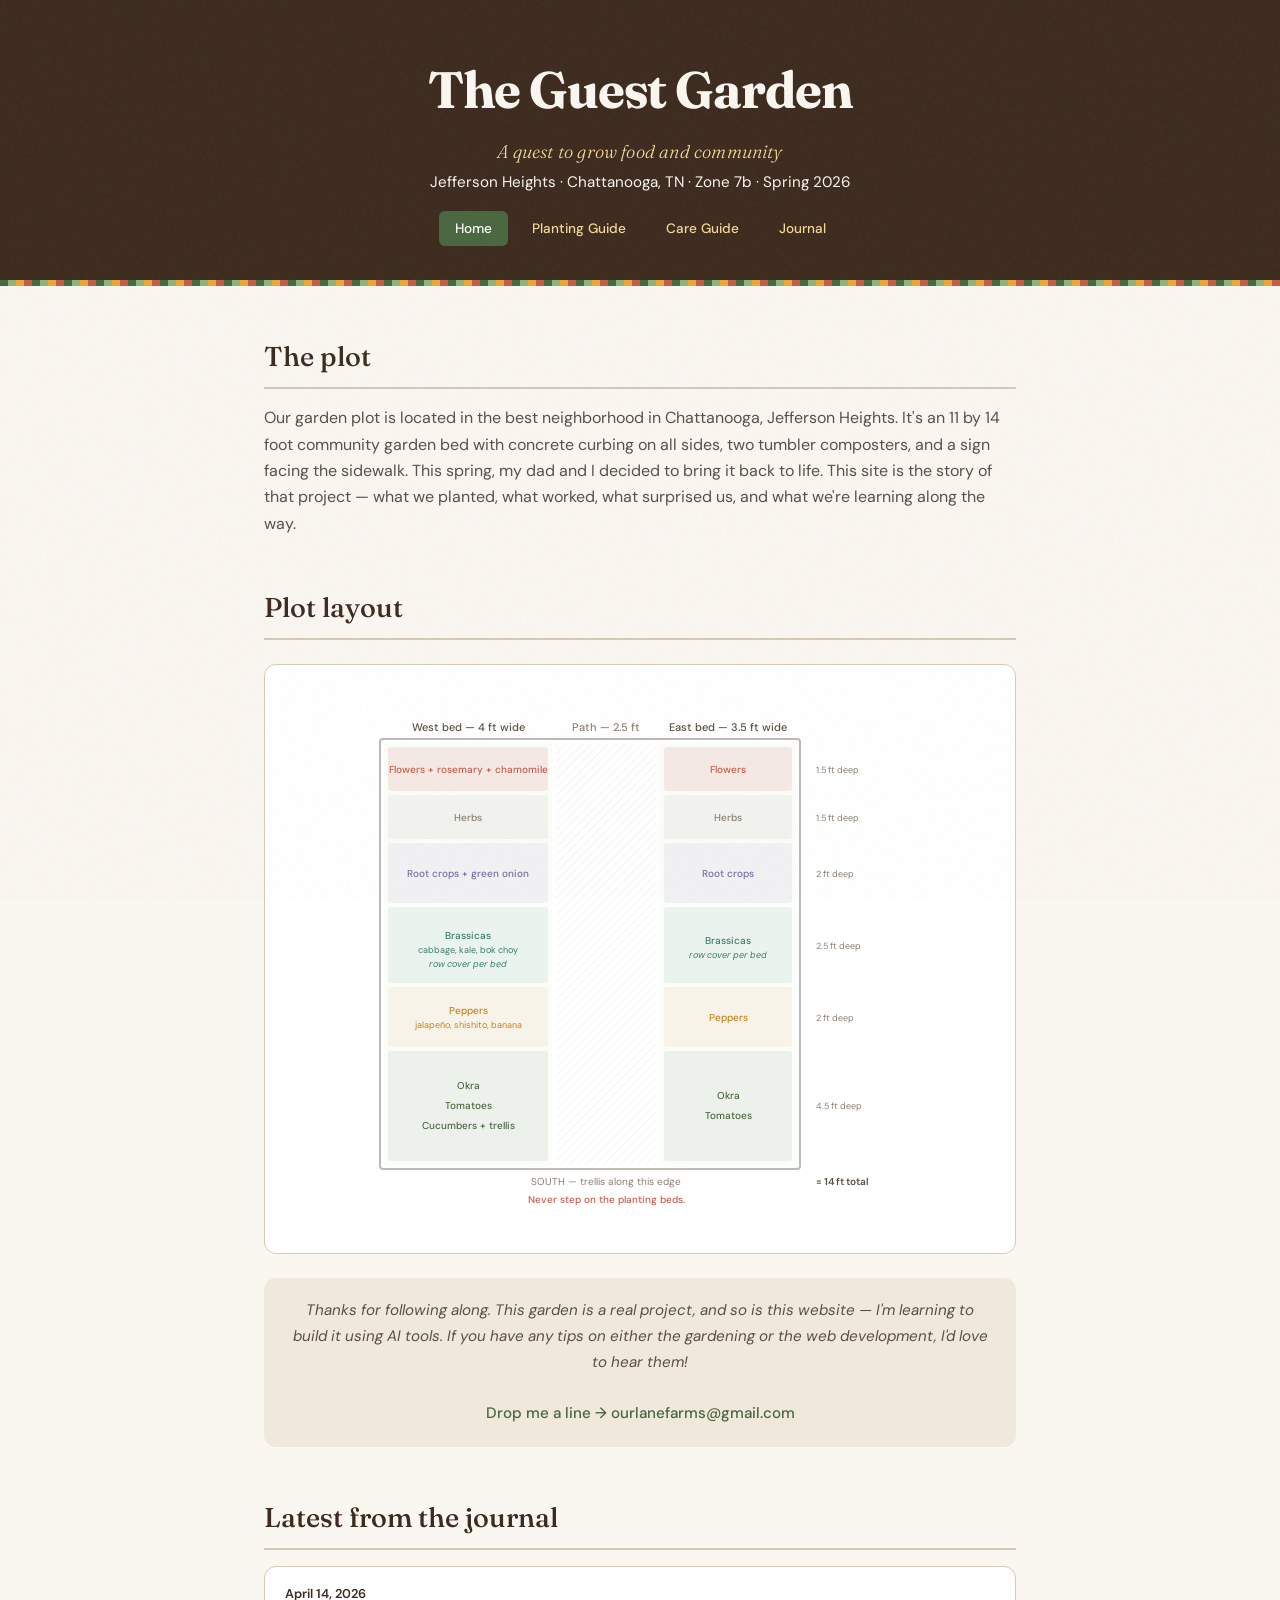
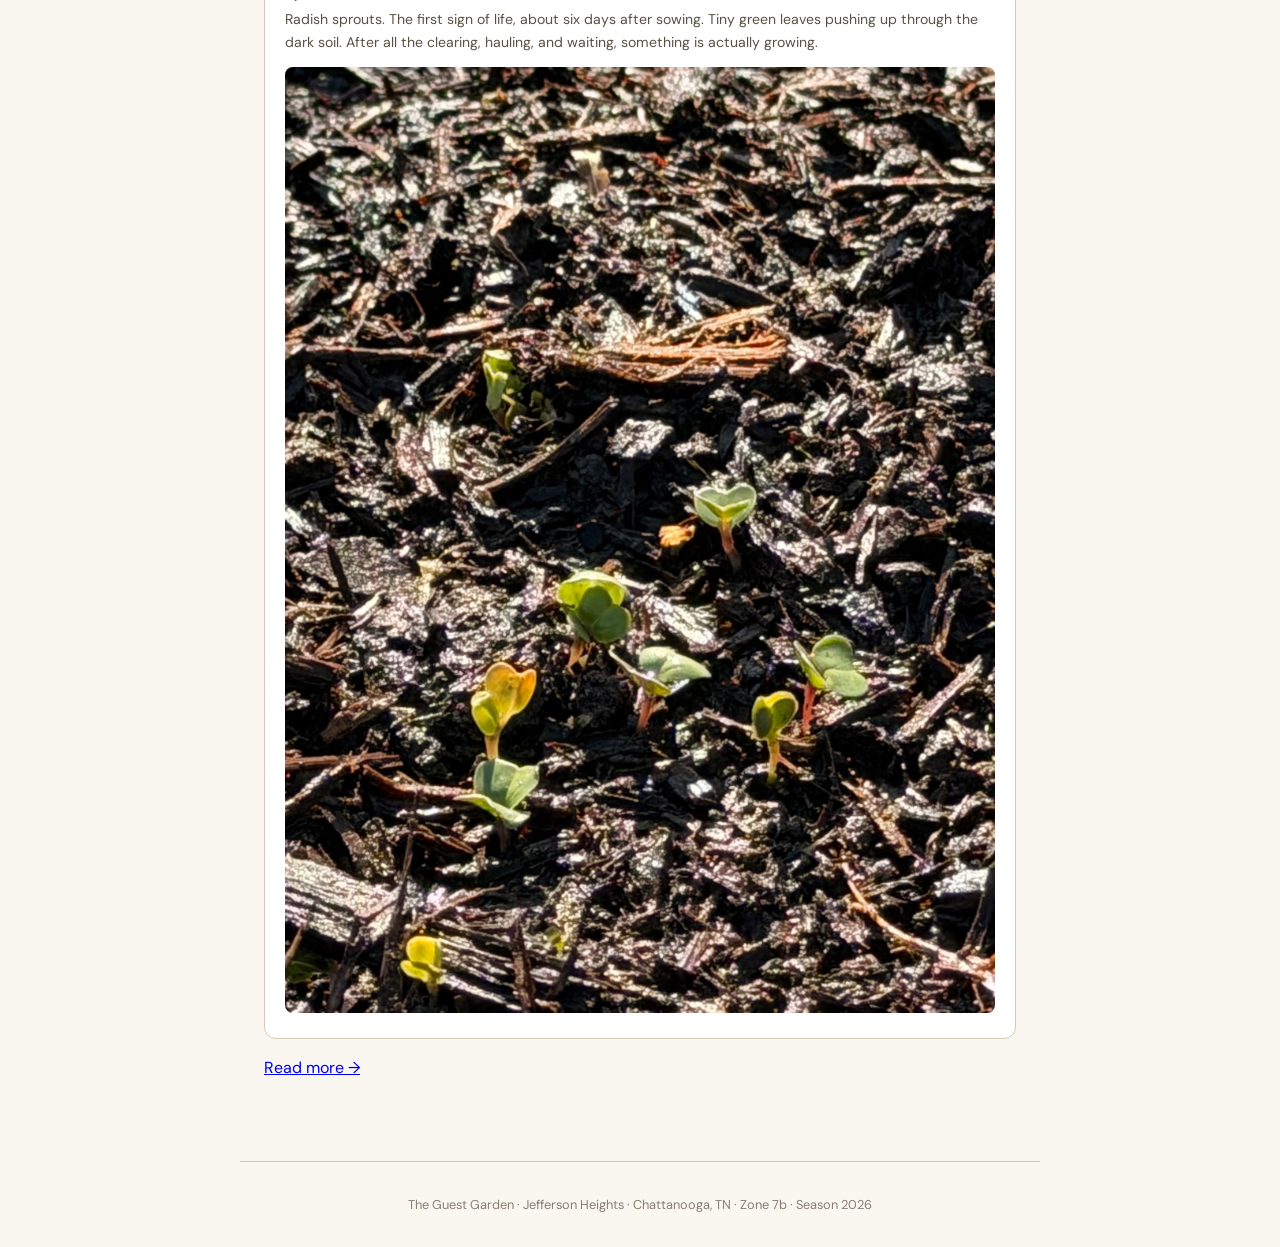
<file: index.html>
<!DOCTYPE html>
<html lang="en">
<head>
<meta charset="UTF-8">
<meta name="viewport" content="width=device-width, initial-scale=1.0">
<title>The Guest Garden</title>
<link href="https://fonts.googleapis.com/css2?family=Fraunces:ital,opsz,wght@0,9..144,300;0,9..144,500;0,9..144,700;1,9..144,400&family=DM+Sans:wght@400;500;600&display=swap" rel="stylesheet">
<link rel="stylesheet" href="styles.css">
</head>
<body>
<div class="grain"></div>
<header>
<h1>The Guest Garden</h1>
<p class="subtitle">A quest to grow food and community</p>
<p>Jefferson Heights &middot; Chattanooga, TN &middot; Zone 7b &middot; Spring 2026</p>
<nav>
<a href="index.html" class="active">Home</a>
<a href="garden.html">Planting Guide</a>
<a href="care.html">Care Guide</a>
<a href="journal.html">Journal</a>
</nav>
</header>
<main>

<section>
<h2>The plot</h2>
<p>Our garden plot is located in the best neighborhood in Chattanooga, Jefferson Heights. It's an 11 by 14 foot community garden bed with concrete curbing on all sides, two tumbler composters, and a sign facing the sidewalk. This spring, my dad and I decided to bring it back to life. This site is the story of that project &mdash; what we planted, what worked, what surprised us, and what we're learning along the way.</p>
</section>

<section>
<h2>Plot layout</h2>
<div class="layout-diagram">
<svg width="100%" viewBox="0 0 600 540" style="max-width:600px;display:block;margin:0 auto;">
<defs><pattern id="ph" width="6" height="6" patternUnits="userSpaceOnUse" patternTransform="rotate(45)"><line x1="0" y1="0" x2="0" y2="6" stroke="#5A5044" stroke-width=".5" opacity=".2"/></pattern></defs>
<rect x="40" y="50" width="420" height="430" rx="3" fill="none" stroke="#5A5044" stroke-width="2" opacity=".4"/>
<rect x="44" y="54" width="168" height="422" rx="2" fill="#EAF3DE" opacity=".2"/>
<text x="128" y="42" text-anchor="middle" fill="#5A5044" font-family="DM Sans,sans-serif" font-size="11" font-weight="500">West bed — 4 ft wide</text>
<rect x="216" y="54" width="100" height="422" fill="url(#ph)"/>
<text x="266" y="42" text-anchor="middle" fill="#8A7E72" font-family="DM Sans,sans-serif" font-size="11" font-weight="500">Path — 2.5 ft</text>
<rect x="320" y="54" width="136" height="422" rx="2" fill="#EAF3DE" opacity=".2"/>
<text x="388" y="42" text-anchor="middle" fill="#5A5044" font-family="DM Sans,sans-serif" font-size="11" font-weight="500">East bed — 3.5 ft wide</text>
<rect x="48" y="58" width="160" height="44" rx="3" fill="#C75B4A" opacity=".12"/><text x="128" y="84" text-anchor="middle" fill="#C75B4A" font-family="DM Sans,sans-serif" font-size="10" font-weight="500">Flowers + rosemary + chamomile</text>
<rect x="324" y="58" width="128" height="44" rx="3" fill="#C75B4A" opacity=".12"/><text x="388" y="84" text-anchor="middle" fill="#C75B4A" font-family="DM Sans,sans-serif" font-size="10" font-weight="500">Flowers</text>
<text x="476" y="84" fill="#8A7E72" font-family="DM Sans,sans-serif" font-size="9">1.5 ft deep</text>
<rect x="48" y="106" width="160" height="44" rx="3" fill="#8A7E72" opacity=".08"/><text x="128" y="132" text-anchor="middle" fill="#8A7E72" font-family="DM Sans,sans-serif" font-size="10" font-weight="500">Herbs</text>
<rect x="324" y="106" width="128" height="44" rx="3" fill="#8A7E72" opacity=".08"/><text x="388" y="132" text-anchor="middle" fill="#8A7E72" font-family="DM Sans,sans-serif" font-size="10" font-weight="500">Herbs</text>
<text x="476" y="132" fill="#8A7E72" font-family="DM Sans,sans-serif" font-size="9">1.5 ft deep</text>
<rect x="48" y="154" width="160" height="60" rx="3" fill="#7B6BA5" opacity=".08"/><text x="128" y="188" text-anchor="middle" fill="#7B6BA5" font-family="DM Sans,sans-serif" font-size="10" font-weight="500">Root crops + green onion</text>
<rect x="324" y="154" width="128" height="60" rx="3" fill="#7B6BA5" opacity=".08"/><text x="388" y="188" text-anchor="middle" fill="#7B6BA5" font-family="DM Sans,sans-serif" font-size="10" font-weight="500">Root crops</text>
<text x="476" y="188" fill="#8A7E72" font-family="DM Sans,sans-serif" font-size="9">2 ft deep</text>
<rect x="48" y="218" width="160" height="76" rx="3" fill="#3A7D6A" opacity=".08"/><text x="128" y="250" text-anchor="middle" fill="#3A7D6A" font-family="DM Sans,sans-serif" font-size="10" font-weight="500">Brassicas</text><text x="128" y="264" text-anchor="middle" fill="#3A7D6A" font-family="DM Sans,sans-serif" font-size="9">cabbage, kale, bok choy</text><text x="128" y="278" text-anchor="middle" fill="#3A7D6A" font-family="DM Sans,sans-serif" font-size="9" font-style="italic">row cover per bed</text>
<rect x="324" y="218" width="128" height="76" rx="3" fill="#3A7D6A" opacity=".08"/><text x="388" y="255" text-anchor="middle" fill="#3A7D6A" font-family="DM Sans,sans-serif" font-size="10" font-weight="500">Brassicas</text><text x="388" y="269" text-anchor="middle" fill="#3A7D6A" font-family="DM Sans,sans-serif" font-size="9" font-style="italic">row cover per bed</text>
<text x="476" y="260" fill="#8A7E72" font-family="DM Sans,sans-serif" font-size="9">2.5 ft deep</text>
<rect x="48" y="298" width="160" height="60" rx="3" fill="#C4841D" opacity=".08"/><text x="128" y="325" text-anchor="middle" fill="#C4841D" font-family="DM Sans,sans-serif" font-size="10" font-weight="500">Peppers</text><text x="128" y="339" text-anchor="middle" fill="#C4841D" font-family="DM Sans,sans-serif" font-size="9">jalape&ntilde;o, shishito, banana</text>
<rect x="324" y="298" width="128" height="60" rx="3" fill="#C4841D" opacity=".08"/><text x="388" y="332" text-anchor="middle" fill="#C4841D" font-family="DM Sans,sans-serif" font-size="10" font-weight="500">Peppers</text>
<text x="476" y="332" fill="#8A7E72" font-family="DM Sans,sans-serif" font-size="9">2 ft deep</text>
<rect x="48" y="362" width="160" height="110" rx="3" fill="#4A6741" opacity=".08"/><text x="128" y="400" text-anchor="middle" fill="#4A6741" font-family="DM Sans,sans-serif" font-size="10" font-weight="500">Okra</text><text x="128" y="420" text-anchor="middle" fill="#4A6741" font-family="DM Sans,sans-serif" font-size="10" font-weight="500">Tomatoes</text><text x="128" y="440" text-anchor="middle" fill="#4A6741" font-family="DM Sans,sans-serif" font-size="10" font-weight="500">Cucumbers + trellis</text>
<rect x="324" y="362" width="128" height="110" rx="3" fill="#4A6741" opacity=".08"/><text x="388" y="410" text-anchor="middle" fill="#4A6741" font-family="DM Sans,sans-serif" font-size="10" font-weight="500">Okra</text><text x="388" y="430" text-anchor="middle" fill="#4A6741" font-family="DM Sans,sans-serif" font-size="10" font-weight="500">Tomatoes</text>
<text x="476" y="420" fill="#8A7E72" font-family="DM Sans,sans-serif" font-size="9">4.5 ft deep</text>
<text x="266" y="496" text-anchor="middle" fill="#8A7E72" font-family="DM Sans,sans-serif" font-size="10">SOUTH — trellis along this edge</text>
<text x="266" y="514" text-anchor="middle" fill="#C75B4A" font-family="DM Sans,sans-serif" font-size="10" font-weight="500">Never step on the planting beds.</text>
<text x="476" y="496" fill="#5A5044" font-family="DM Sans,sans-serif" font-size="10" font-weight="600">= 14 ft total</text>
</svg>
</div>
<div class="personal-note">Thanks for following along. This garden is a real project, and so is this website &mdash; I'm learning to build it using AI tools. If you have any tips on either the gardening or the web development, I'd love to hear them!<br><br><a href="mailto:ourlanefarms@gmail.com">Drop me a line &rarr; ourlanefarms@gmail.com</a></div>
</section>

<section>
<h2>Latest from the journal</h2>
<div id="latest-entry">
<div class="journal-entry">
<div class="je-date">April 14, 2026</div>
<div class="je-text">Radish sprouts. The first sign of life, about six days after sowing. Tiny green leaves pushing up through the dark soil. After all the clearing, hauling, and waiting, something is actually growing.</div>
<img class="je-photo" src="photos/web/IMG_2256.jpeg" alt="Radish sprouts emerging from the soil">
</div>
<p style="margin-top:1rem"><a href="journal.html">Read more &rarr;</a></p>
</div>
</section>

</main>
<footer>The Guest Garden &middot; Jefferson Heights &middot; Chattanooga, TN &middot; Zone 7b &middot; Season 2026</footer>

<script src="script.js"></script>
</body></html>
</file>
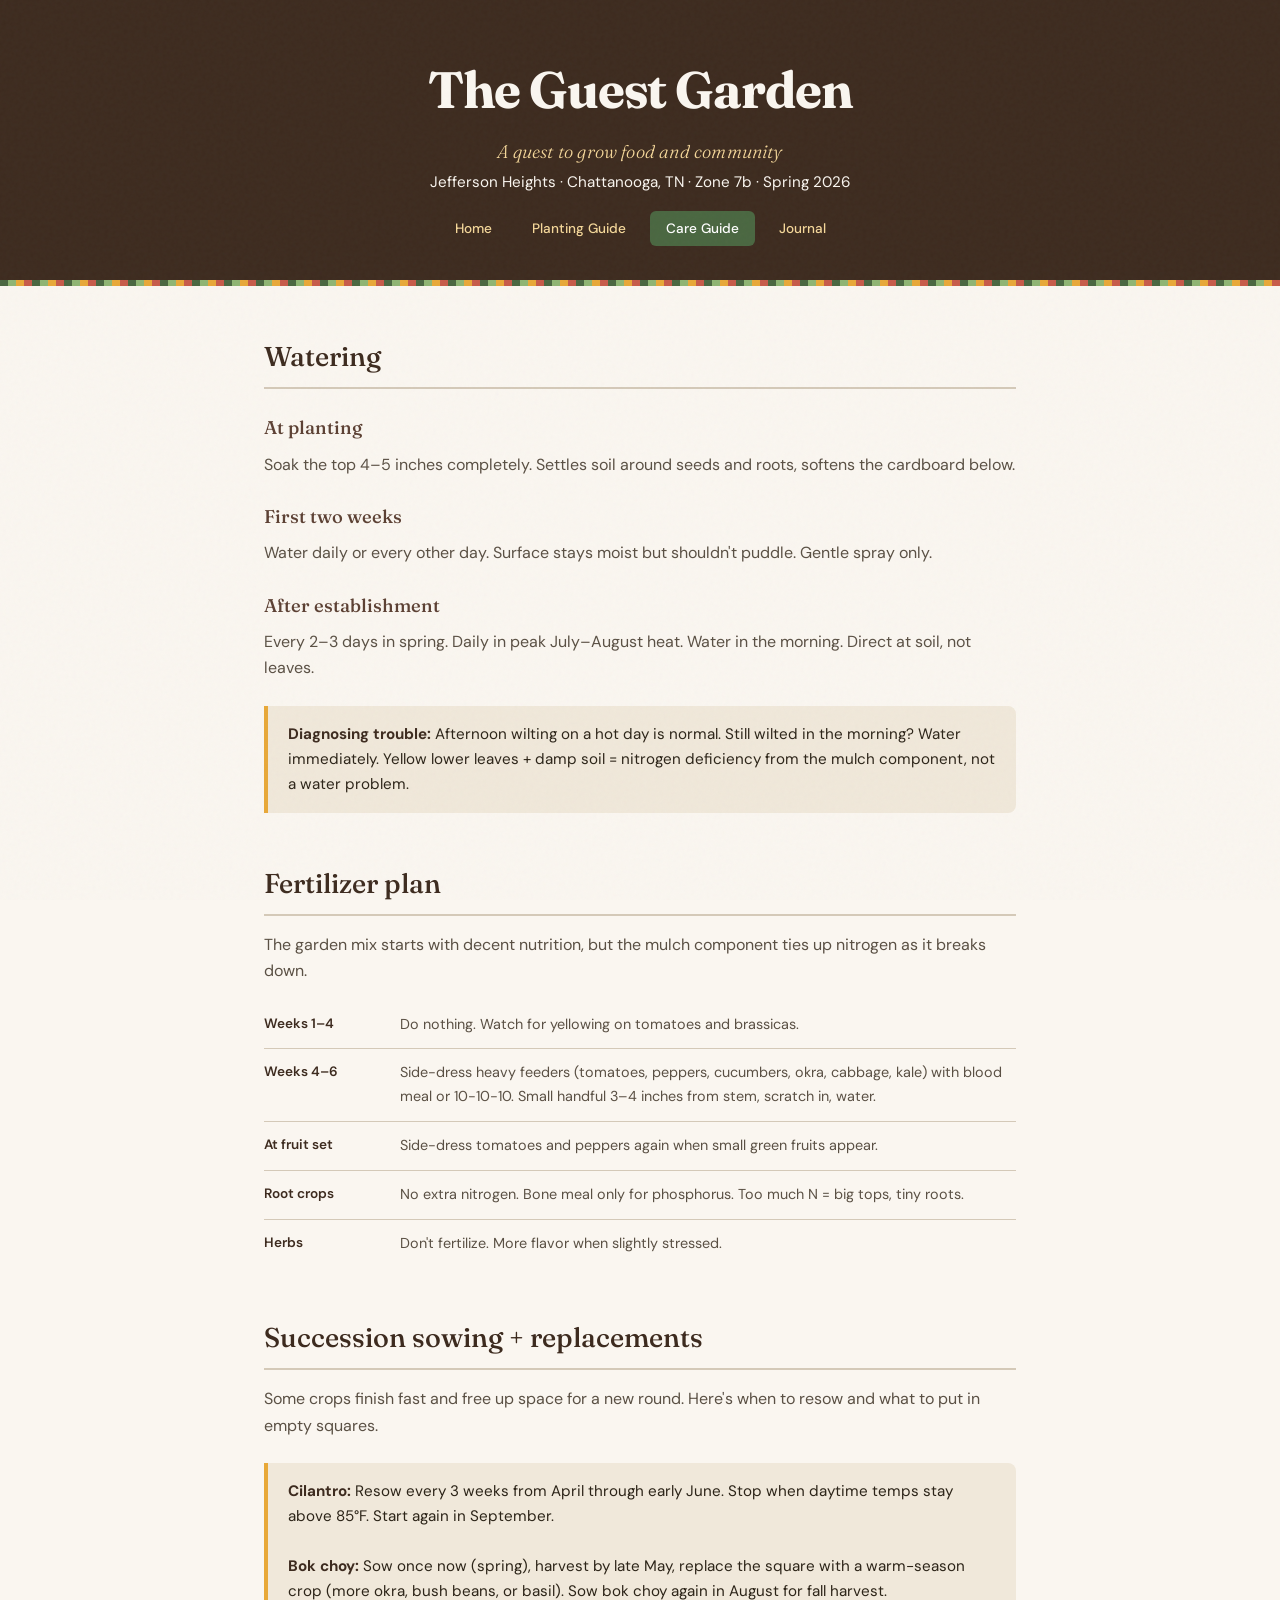
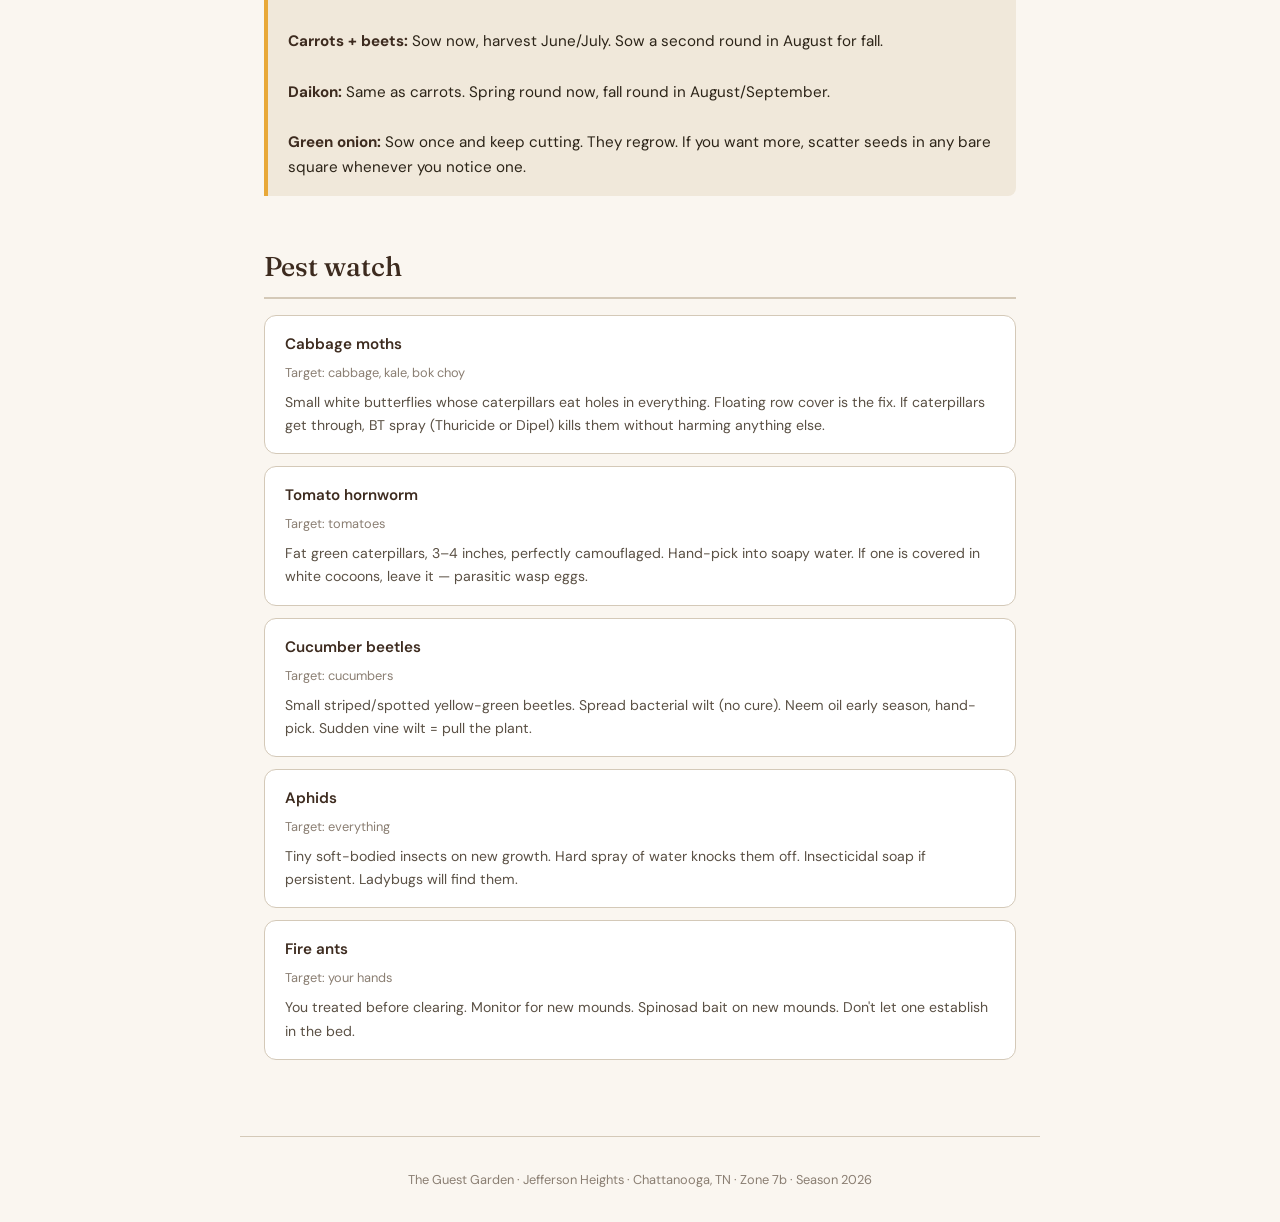
<file: care.html>
<!DOCTYPE html>
<html lang="en">
<head>
<meta charset="UTF-8">
<meta name="viewport" content="width=device-width, initial-scale=1.0">
<title>Care Guide — The Guest Garden</title>
<link href="https://fonts.googleapis.com/css2?family=Fraunces:ital,opsz,wght@0,9..144,300;0,9..144,500;0,9..144,700;1,9..144,400&family=DM+Sans:wght@400;500;600&display=swap" rel="stylesheet">
<link rel="stylesheet" href="styles.css">
</head>
<body>
<div class="grain"></div>
<header>
<h1>The Guest Garden</h1>
<p class="subtitle">A quest to grow food and community</p>
<p>Jefferson Heights &middot; Chattanooga, TN &middot; Zone 7b &middot; Spring 2026</p>
<nav>
<a href="index.html">Home</a>
<a href="garden.html">Planting Guide</a>
<a href="care.html" class="active">Care Guide</a>
<a href="journal.html">Journal</a>
</nav>
</header>
<main>

<!-- ===== WATERING ===== -->
<section>
<h2>Watering</h2>
<h3>At planting</h3><p>Soak the top 4–5 inches completely. Settles soil around seeds and roots, softens the cardboard below.</p>
<h3>First two weeks</h3><p>Water daily or every other day. Surface stays moist but shouldn't puddle. Gentle spray only.</p>
<h3>After establishment</h3><p>Every 2–3 days in spring. Daily in peak July–August heat. Water in the morning. Direct at soil, not leaves.</p>
<div class="callout"><strong>Diagnosing trouble:</strong> Afternoon wilting on a hot day is normal. Still wilted in the morning? Water immediately. Yellow lower leaves + damp soil = nitrogen deficiency from the mulch component, not a water problem.</div>
</section>

<!-- ===== FERTILIZER ===== -->
<section>
<h2>Fertilizer plan</h2>
<p>The garden mix starts with decent nutrition, but the mulch component ties up nitrogen as it breaks down.</p>
<div class="fert-row"><div class="fert-when">Weeks 1–4</div><div class="fert-what">Do nothing. Watch for yellowing on tomatoes and brassicas.</div></div>
<div class="fert-row"><div class="fert-when">Weeks 4–6</div><div class="fert-what">Side-dress heavy feeders (tomatoes, peppers, cucumbers, okra, cabbage, kale) with blood meal or 10-10-10. Small handful 3–4 inches from stem, scratch in, water.</div></div>
<div class="fert-row"><div class="fert-when">At fruit set</div><div class="fert-what">Side-dress tomatoes and peppers again when small green fruits appear.</div></div>
<div class="fert-row"><div class="fert-when">Root crops</div><div class="fert-what">No extra nitrogen. Bone meal only for phosphorus. Too much N = big tops, tiny roots.</div></div>
<div class="fert-row"><div class="fert-when">Herbs</div><div class="fert-what">Don't fertilize. More flavor when slightly stressed.</div></div>
</section>

<!-- ===== SUCCESSION SOWING ===== -->
<section>
<h2>Succession sowing + replacements</h2>
<p>Some crops finish fast and free up space for a new round. Here's when to resow and what to put in empty squares.</p>

<div class="callout">
<strong>Cilantro:</strong> Resow every 3 weeks from April through early June. Stop when daytime temps stay above 85&deg;F. Start again in September.<br><br>
<strong>Bok choy:</strong> Sow once now (spring), harvest by late May, replace the square with a warm-season crop (more okra, bush beans, or basil). Sow bok choy again in August for fall harvest.<br><br>
<strong>Carrots + beets:</strong> Sow now, harvest June/July. Sow a second round in August for fall.<br><br>
<strong>Daikon:</strong> Same as carrots. Spring round now, fall round in August/September.<br><br>
<strong>Green onion:</strong> Sow once and keep cutting. They regrow. If you want more, scatter seeds in any bare square whenever you notice one.
</div>
</section>

<!-- ===== PESTS ===== -->
<section>
<h2>Pest watch</h2>
<div class="pest-card"><h4>Cabbage moths</h4><div class="target">Target: cabbage, kale, bok choy</div><p>Small white butterflies whose caterpillars eat holes in everything. Floating row cover is the fix. If caterpillars get through, BT spray (Thuricide or Dipel) kills them without harming anything else.</p></div>
<div class="pest-card"><h4>Tomato hornworm</h4><div class="target">Target: tomatoes</div><p>Fat green caterpillars, 3–4 inches, perfectly camouflaged. Hand-pick into soapy water. If one is covered in white cocoons, leave it — parasitic wasp eggs.</p></div>
<div class="pest-card"><h4>Cucumber beetles</h4><div class="target">Target: cucumbers</div><p>Small striped/spotted yellow-green beetles. Spread bacterial wilt (no cure). Neem oil early season, hand-pick. Sudden vine wilt = pull the plant.</p></div>
<div class="pest-card"><h4>Aphids</h4><div class="target">Target: everything</div><p>Tiny soft-bodied insects on new growth. Hard spray of water knocks them off. Insecticidal soap if persistent. Ladybugs will find them.</p></div>
<div class="pest-card"><h4>Fire ants</h4><div class="target">Target: your hands</div><p>You treated before clearing. Monitor for new mounds. Spinosad bait on new mounds. Don't let one establish in the bed.</p></div>
</section>

</main>
<footer>The Guest Garden &middot; Jefferson Heights &middot; Chattanooga, TN &middot; Zone 7b &middot; Season 2026</footer>
</body></html>
</file>
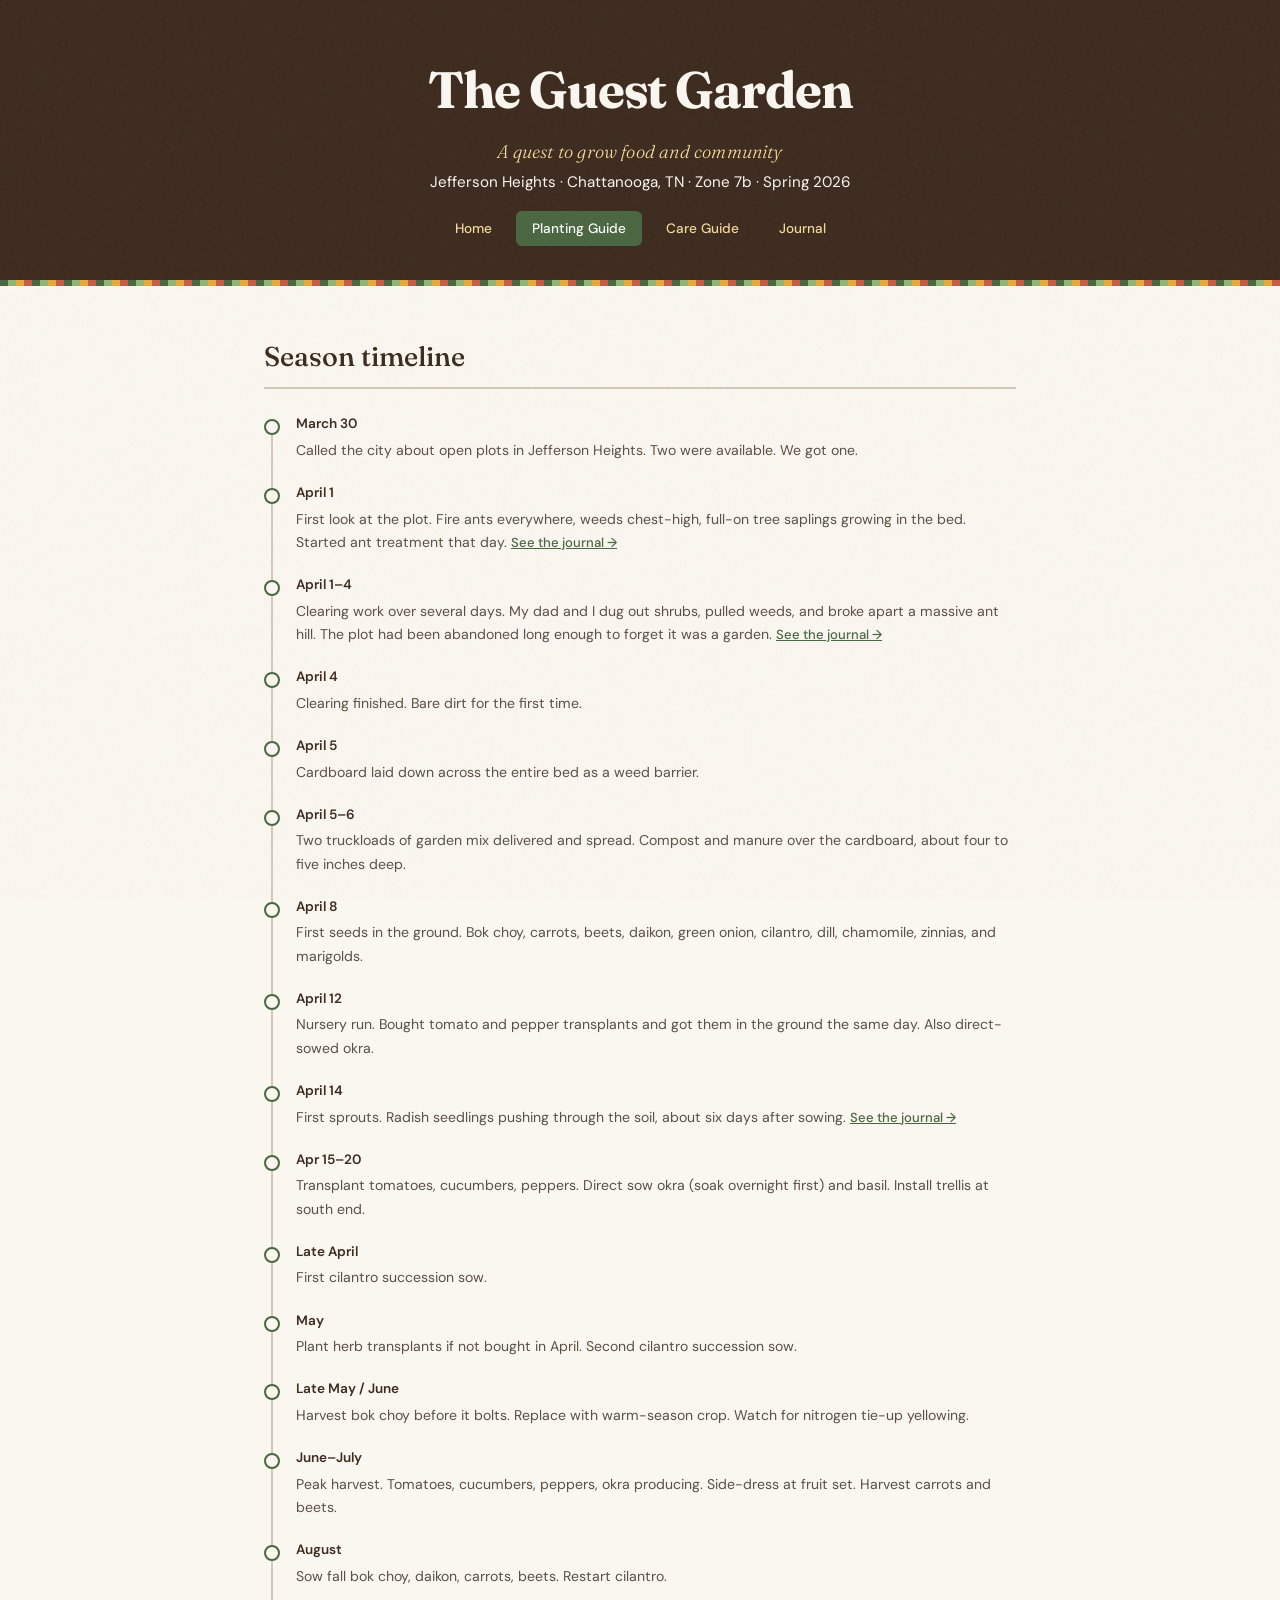
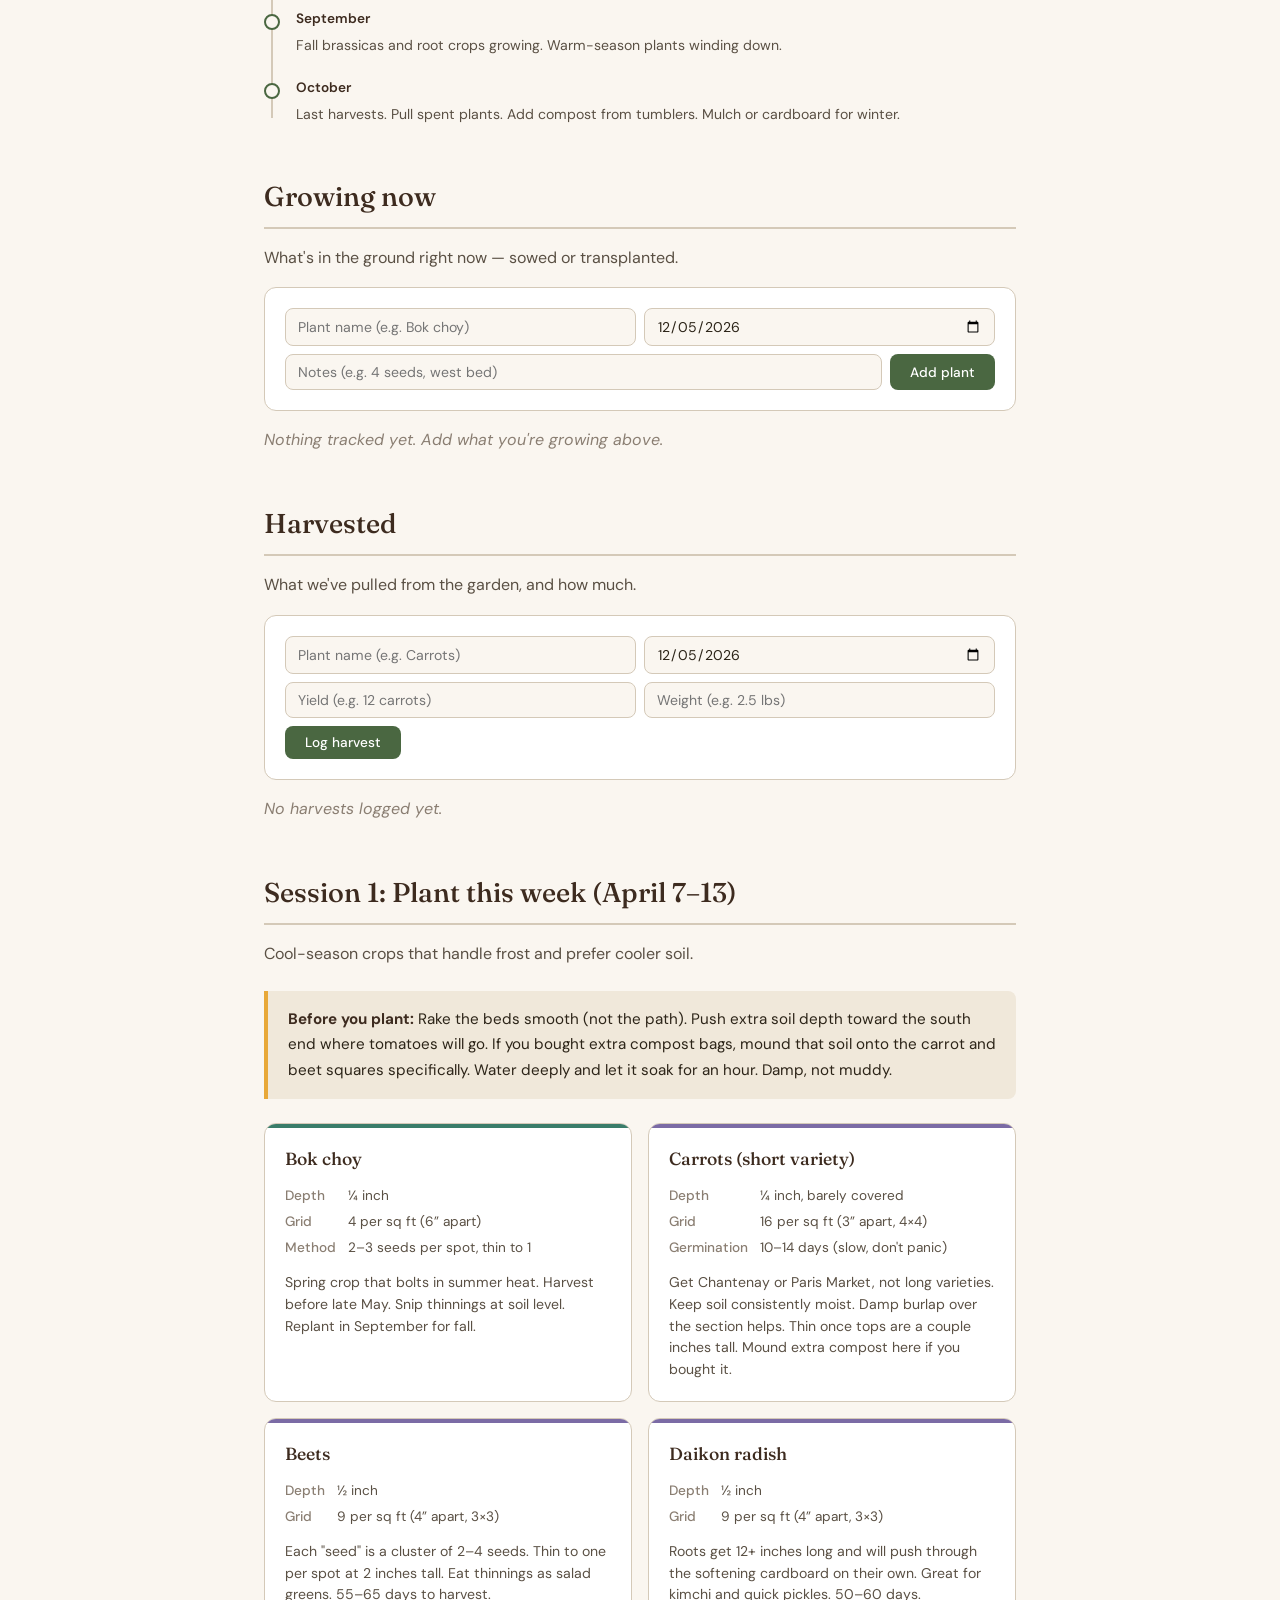
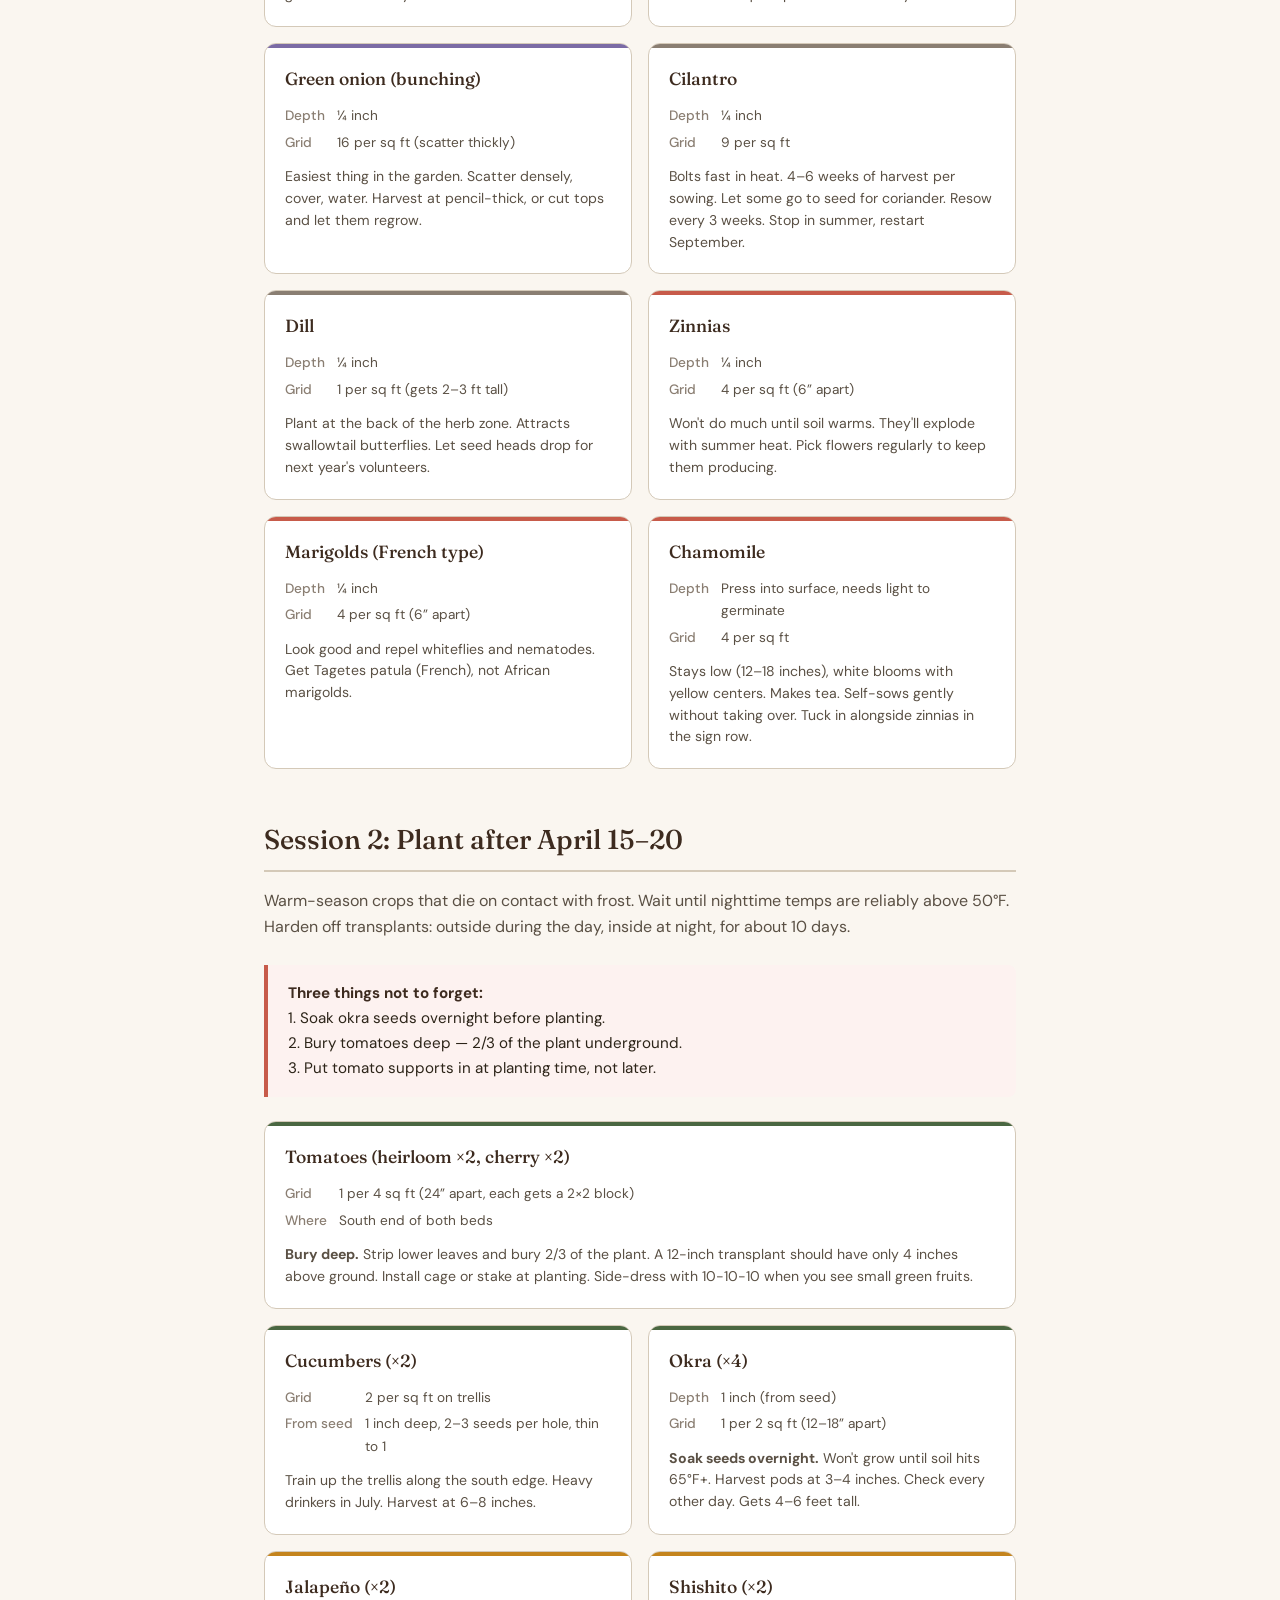
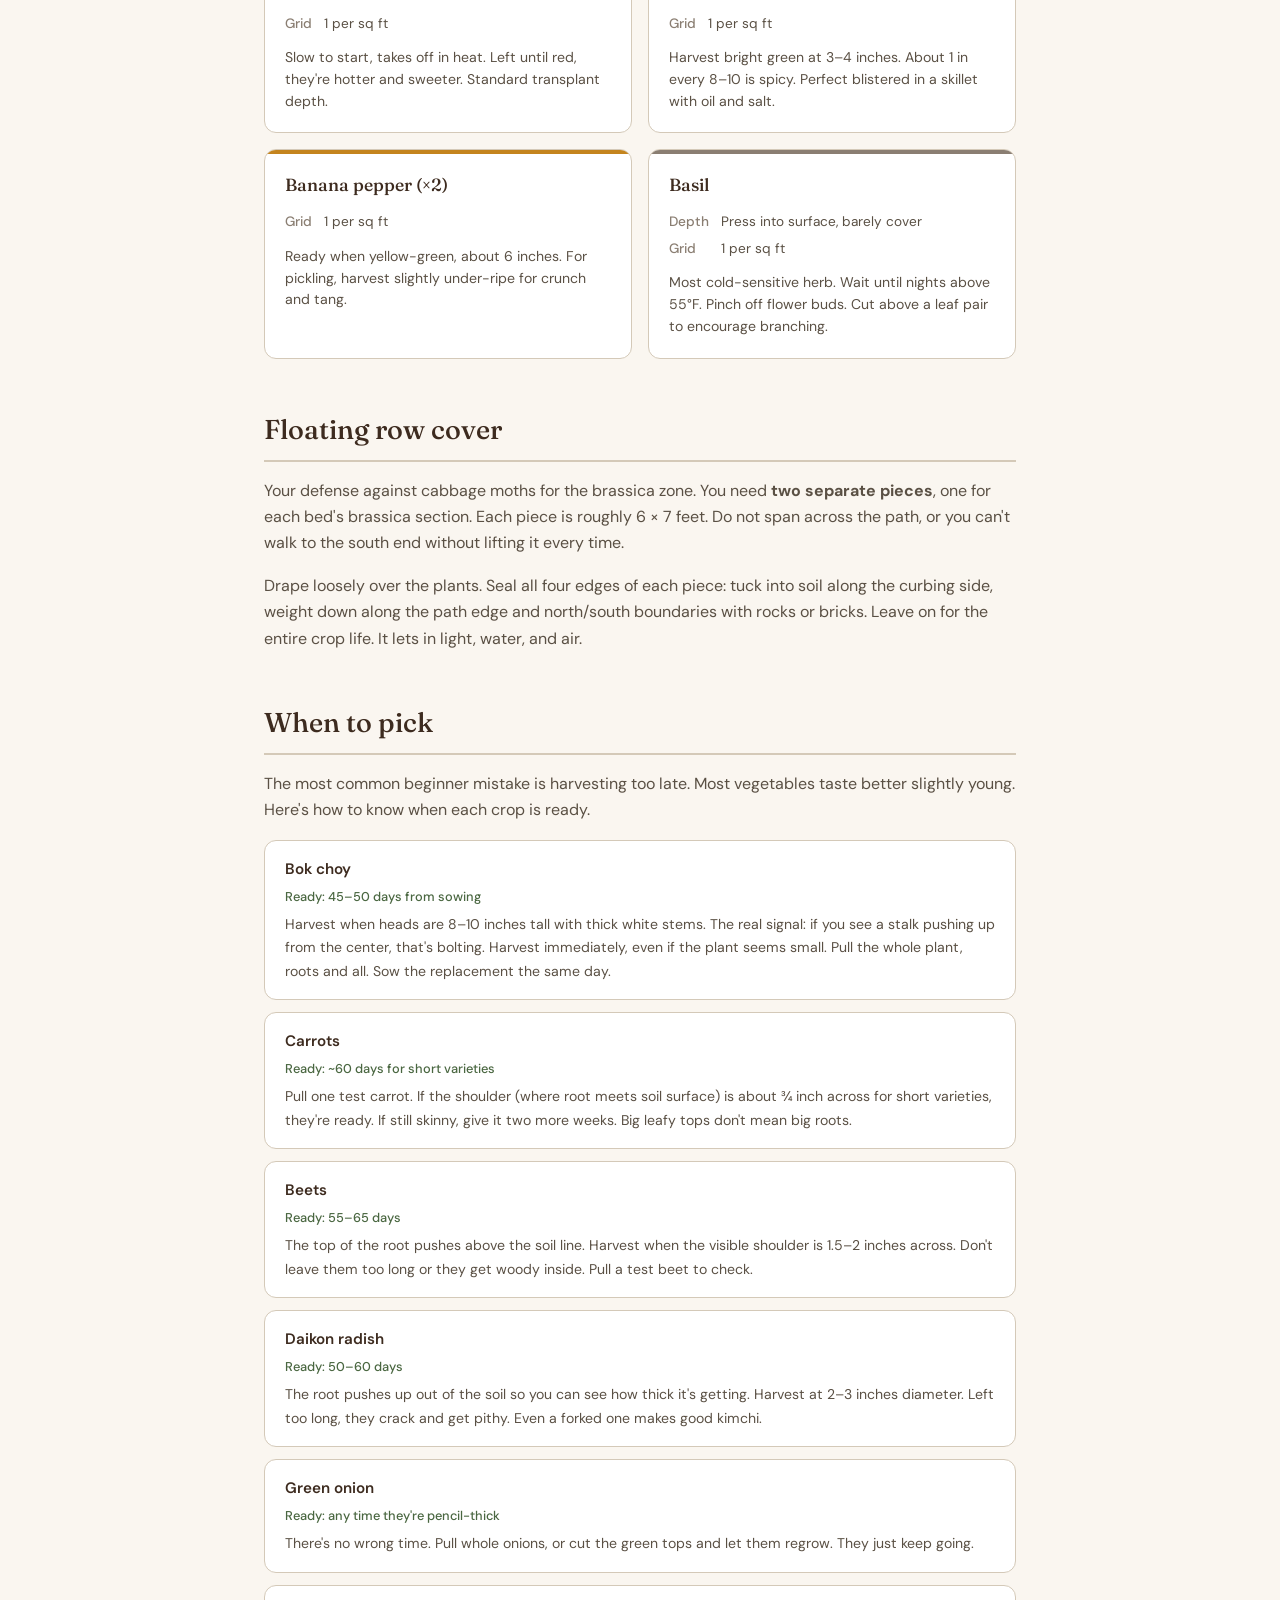
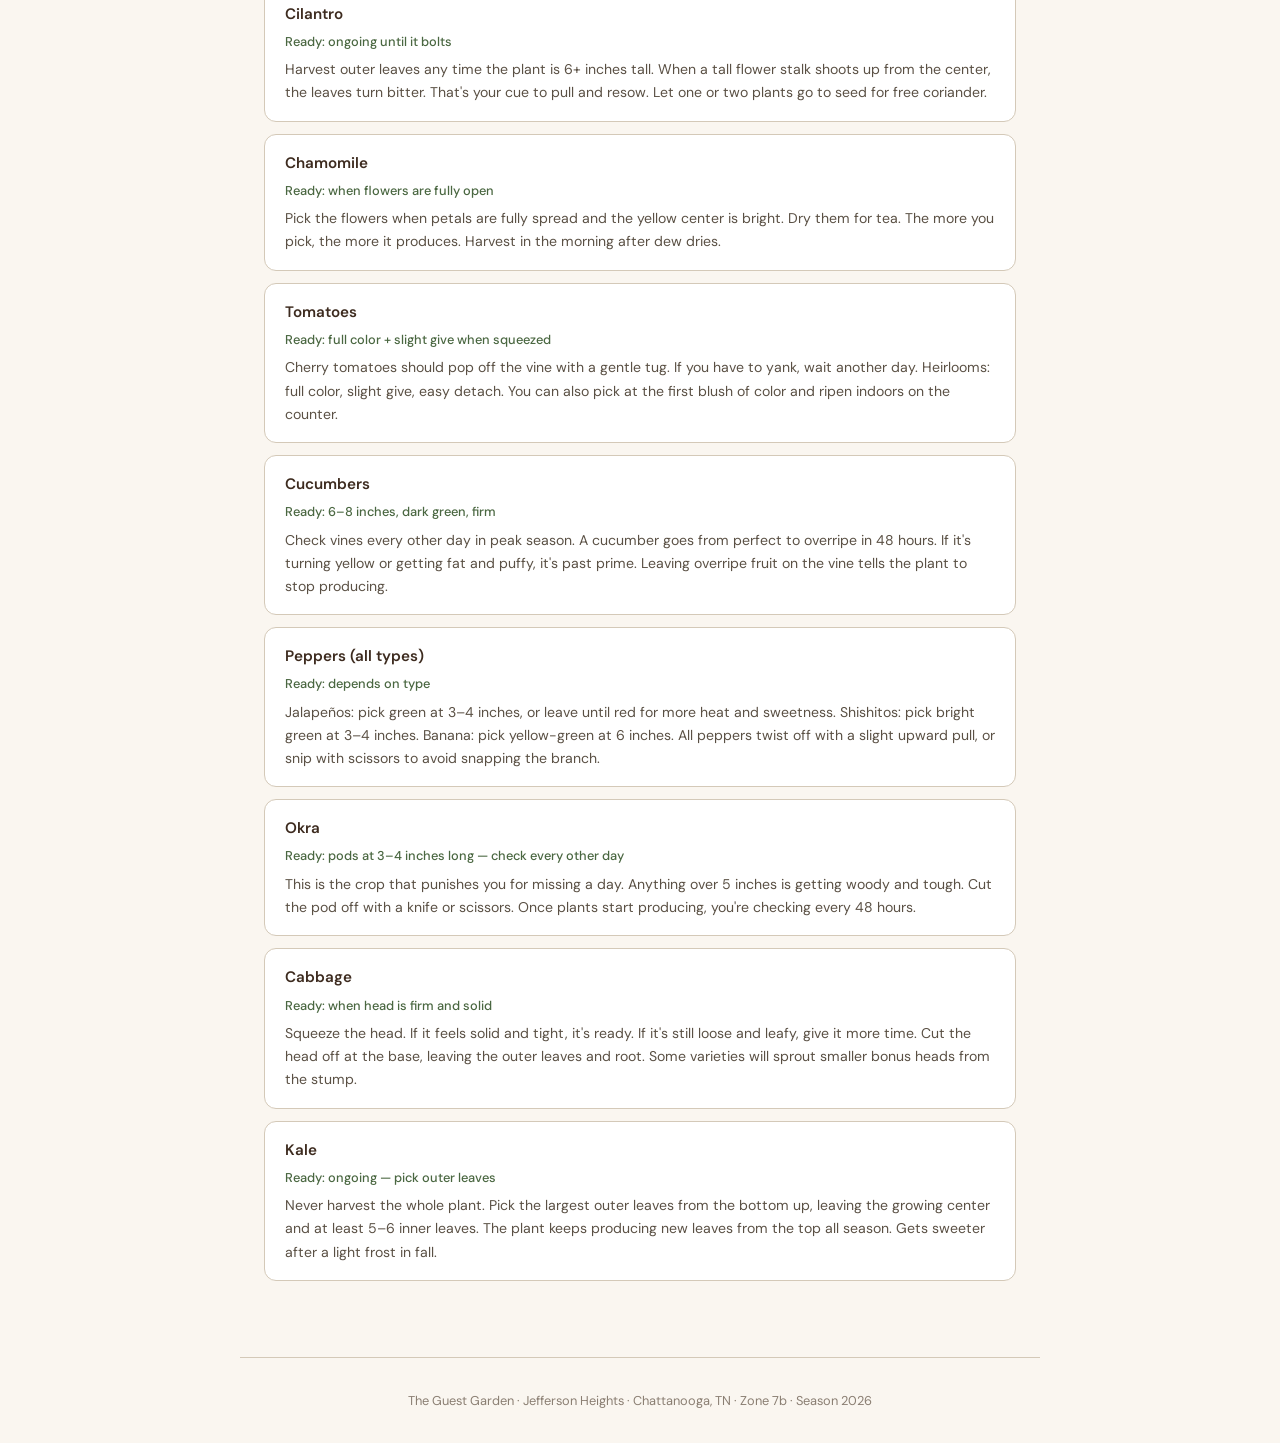
<file: garden.html>
<!DOCTYPE html>
<html lang="en">
<head>
<meta charset="UTF-8">
<meta name="viewport" content="width=device-width, initial-scale=1.0">
<title>Planting Guide — The Guest Garden</title>
<link href="https://fonts.googleapis.com/css2?family=Fraunces:ital,opsz,wght@0,9..144,300;0,9..144,500;0,9..144,700;1,9..144,400&family=DM+Sans:wght@400;500;600&display=swap" rel="stylesheet">
<link rel="stylesheet" href="styles.css">
</head>
<body>
<div class="grain"></div>
<header>
<h1>The Guest Garden</h1>
<p class="subtitle">A quest to grow food and community</p>
<p>Jefferson Heights &middot; Chattanooga, TN &middot; Zone 7b &middot; Spring 2026</p>
<nav>
<a href="index.html">Home</a>
<a href="garden.html" class="active">Planting Guide</a>
<a href="care.html">Care Guide</a>
<a href="journal.html">Journal</a>
</nav>
</header>
<main>

<!-- ===== SEASON TIMELINE ===== -->
<section>
<h2>Season timeline</h2>
<div class="timeline" id="season-timeline">
<div class="timeline-item" data-start="2026-03-30" data-end="2026-03-30"><div class="timeline-date">March 30</div><div class="timeline-desc">Called the city about open plots in Jefferson Heights. Two were available. We got one.</div></div>
<div class="timeline-item" data-start="2026-04-01" data-end="2026-04-01"><div class="timeline-date">April 1</div><div class="timeline-desc">First look at the plot. Fire ants everywhere, weeds chest-high, full-on tree saplings growing in the bed. Started ant treatment that day. <a href="journal.html">See the journal &rarr;</a></div></div>
<div class="timeline-item" data-start="2026-04-01" data-end="2026-04-04"><div class="timeline-date">April 1–4</div><div class="timeline-desc">Clearing work over several days. My dad and I dug out shrubs, pulled weeds, and broke apart a massive ant hill. The plot had been abandoned long enough to forget it was a garden. <a href="journal.html">See the journal &rarr;</a></div></div>
<div class="timeline-item" data-start="2026-04-04" data-end="2026-04-04"><div class="timeline-date">April 4</div><div class="timeline-desc">Clearing finished. Bare dirt for the first time.</div></div>
<div class="timeline-item" data-start="2026-04-05" data-end="2026-04-05"><div class="timeline-date">April 5</div><div class="timeline-desc">Cardboard laid down across the entire bed as a weed barrier.</div></div>
<div class="timeline-item" data-start="2026-04-05" data-end="2026-04-06"><div class="timeline-date">April 5–6</div><div class="timeline-desc">Two truckloads of garden mix delivered and spread. Compost and manure over the cardboard, about four to five inches deep.</div></div>
<div class="timeline-item" data-start="2026-04-08" data-end="2026-04-08"><div class="timeline-date">April 8</div><div class="timeline-desc">First seeds in the ground. Bok choy, carrots, beets, daikon, green onion, cilantro, dill, chamomile, zinnias, and marigolds.</div></div>
<div class="timeline-item" data-start="2026-04-12" data-end="2026-04-12"><div class="timeline-date">April 12</div><div class="timeline-desc">Nursery run. Bought tomato and pepper transplants and got them in the ground the same day. Also direct-sowed okra.</div></div>
<div class="timeline-item" data-start="2026-04-14" data-end="2026-04-14"><div class="timeline-date">April 14</div><div class="timeline-desc">First sprouts. Radish seedlings pushing through the soil, about six days after sowing. <a href="journal.html">See the journal &rarr;</a></div></div>
<div class="timeline-item" data-start="2026-04-15" data-end="2026-04-20"><div class="timeline-date">Apr 15–20</div><div class="timeline-desc">Transplant tomatoes, cucumbers, peppers. Direct sow okra (soak overnight first) and basil. Install trellis at south end.</div></div>
<div class="timeline-item" data-start="2026-04-21" data-end="2026-04-30"><div class="timeline-date">Late April</div><div class="timeline-desc">First cilantro succession sow.</div></div>
<div class="timeline-item" data-start="2026-05-01" data-end="2026-05-31"><div class="timeline-date">May</div><div class="timeline-desc">Plant herb transplants if not bought in April. Second cilantro succession sow.</div></div>
<div class="timeline-item" data-start="2026-05-20" data-end="2026-06-30"><div class="timeline-date">Late May / June</div><div class="timeline-desc">Harvest bok choy before it bolts. Replace with warm-season crop. Watch for nitrogen tie-up yellowing.</div></div>
<div class="timeline-item" data-start="2026-06-01" data-end="2026-07-31"><div class="timeline-date">June–July</div><div class="timeline-desc">Peak harvest. Tomatoes, cucumbers, peppers, okra producing. Side-dress at fruit set. Harvest carrots and beets.</div></div>
<div class="timeline-item" data-start="2026-08-01" data-end="2026-08-31"><div class="timeline-date">August</div><div class="timeline-desc">Sow fall bok choy, daikon, carrots, beets. Restart cilantro.</div></div>
<div class="timeline-item" data-start="2026-09-01" data-end="2026-09-30"><div class="timeline-date">September</div><div class="timeline-desc">Fall brassicas and root crops growing. Warm-season plants winding down.</div></div>
<div class="timeline-item" data-start="2026-10-01" data-end="2026-10-31"><div class="timeline-date">October</div><div class="timeline-desc">Last harvests. Pull spent plants. Add compost from tumblers. Mulch or cardboard for winter.</div></div>
</div></section>

<!-- ===== GROWING NOW ===== -->
<section>
<h2>Growing now</h2>
<p>What's in the ground right now &mdash; sowed or transplanted.</p>
<div id="growing-form" class="tracker-form">
  <input type="text" id="growing-name" placeholder="Plant name (e.g. Bok choy)">
  <input type="date" id="growing-date">
  <input type="text" id="growing-notes" placeholder="Notes (e.g. 4 seeds, west bed)">
  <button onclick="addGrowing()">Add plant</button>
</div>
<div id="growing-list"></div>
</section>

<!-- ===== HARVESTED ===== -->
<section>
<h2>Harvested</h2>
<p>What we've pulled from the garden, and how much.</p>
<div id="harvest-form" class="tracker-form">
  <input type="text" id="harvest-name" placeholder="Plant name (e.g. Carrots)">
  <input type="date" id="harvest-date">
  <input type="text" id="harvest-yield" placeholder="Yield (e.g. 12 carrots)">
  <input type="text" id="harvest-weight" placeholder="Weight (e.g. 2.5 lbs)">
  <button onclick="addHarvest()">Log harvest</button>
</div>
<div id="harvest-list"></div>
</section>

<!-- ===== SESSION 1 ===== -->
<section>
<h2>Session 1: Plant this week (April 7–13)</h2>
<p>Cool-season crops that handle frost and prefer cooler soil.</p>
<div class="callout"><strong>Before you plant:</strong> Rake the beds smooth (not the path). Push extra soil depth toward the south end where tomatoes will go. If you bought extra compost bags, mound that soil onto the carrot and beet squares specifically. Water deeply and let it soak for an hour. Damp, not muddy.</div>
<div class="plant-grid">
<div class="plant-card" data-zone="brassica"><h4>Bok choy</h4><dl class="plant-meta"><dt>Depth</dt><dd>&frac14; inch</dd><dt>Grid</dt><dd>4 per sq ft (6&rdquo; apart)</dd><dt>Method</dt><dd>2–3 seeds per spot, thin to 1</dd></dl><p>Spring crop that bolts in summer heat. Harvest before late May. Snip thinnings at soil level. Replant in September for fall.</p></div>
<div class="plant-card" data-zone="root"><h4>Carrots (short variety)</h4><dl class="plant-meta"><dt>Depth</dt><dd>&frac14; inch, barely covered</dd><dt>Grid</dt><dd>16 per sq ft (3&rdquo; apart, 4&times;4)</dd><dt>Germination</dt><dd>10–14 days (slow, don't panic)</dd></dl><p>Get Chantenay or Paris Market, not long varieties. Keep soil consistently moist. Damp burlap over the section helps. Thin once tops are a couple inches tall. Mound extra compost here if you bought it.</p></div>
<div class="plant-card" data-zone="root"><h4>Beets</h4><dl class="plant-meta"><dt>Depth</dt><dd>&frac12; inch</dd><dt>Grid</dt><dd>9 per sq ft (4&rdquo; apart, 3&times;3)</dd></dl><p>Each "seed" is a cluster of 2–4 seeds. Thin to one per spot at 2 inches tall. Eat thinnings as salad greens. 55–65 days to harvest.</p></div>
<div class="plant-card" data-zone="root"><h4>Daikon radish</h4><dl class="plant-meta"><dt>Depth</dt><dd>&frac12; inch</dd><dt>Grid</dt><dd>9 per sq ft (4&rdquo; apart, 3&times;3)</dd></dl><p>Roots get 12+ inches long and will push through the softening cardboard on their own. Great for kimchi and quick pickles. 50–60 days.</p></div>
<div class="plant-card" data-zone="root"><h4>Green onion (bunching)</h4><dl class="plant-meta"><dt>Depth</dt><dd>&frac14; inch</dd><dt>Grid</dt><dd>16 per sq ft (scatter thickly)</dd></dl><p>Easiest thing in the garden. Scatter densely, cover, water. Harvest at pencil-thick, or cut tops and let them regrow.</p></div>
<div class="plant-card" data-zone="herb"><h4>Cilantro</h4><dl class="plant-meta"><dt>Depth</dt><dd>&frac14; inch</dd><dt>Grid</dt><dd>9 per sq ft</dd></dl><p>Bolts fast in heat. 4–6 weeks of harvest per sowing. Let some go to seed for coriander. Resow every 3 weeks. Stop in summer, restart September.</p></div>
<div class="plant-card" data-zone="herb"><h4>Dill</h4><dl class="plant-meta"><dt>Depth</dt><dd>&frac14; inch</dd><dt>Grid</dt><dd>1 per sq ft (gets 2–3 ft tall)</dd></dl><p>Plant at the back of the herb zone. Attracts swallowtail butterflies. Let seed heads drop for next year's volunteers.</p></div>
<div class="plant-card" data-zone="flower"><h4>Zinnias</h4><dl class="plant-meta"><dt>Depth</dt><dd>&frac14; inch</dd><dt>Grid</dt><dd>4 per sq ft (6&rdquo; apart)</dd></dl><p>Won't do much until soil warms. They'll explode with summer heat. Pick flowers regularly to keep them producing.</p></div>
<div class="plant-card" data-zone="flower"><h4>Marigolds (French type)</h4><dl class="plant-meta"><dt>Depth</dt><dd>&frac14; inch</dd><dt>Grid</dt><dd>4 per sq ft (6&rdquo; apart)</dd></dl><p>Look good and repel whiteflies and nematodes. Get Tagetes patula (French), not African marigolds.</p></div>
<div class="plant-card" data-zone="flower"><h4>Chamomile</h4><dl class="plant-meta"><dt>Depth</dt><dd>Press into surface, needs light to germinate</dd><dt>Grid</dt><dd>4 per sq ft</dd></dl><p>Stays low (12–18 inches), white blooms with yellow centers. Makes tea. Self-sows gently without taking over. Tuck in alongside zinnias in the sign row.</p></div>
</div></section>

<!-- ===== SESSION 2 ===== -->
<section>
<h2>Session 2: Plant after April 15–20</h2>
<p>Warm-season crops that die on contact with frost. Wait until nighttime temps are reliably above 50&deg;F. Harden off transplants: outside during the day, inside at night, for about 10 days.</p>
<div class="callout warning"><strong>Three things not to forget:</strong><br>1. Soak okra seeds overnight before planting.<br>2. Bury tomatoes deep — 2/3 of the plant underground.<br>3. Put tomato supports in at planting time, not later.</div>
<div class="plant-grid">
<div class="plant-card full-width" data-zone="tall"><h4>Tomatoes (heirloom &times;2, cherry &times;2)</h4><dl class="plant-meta"><dt>Grid</dt><dd>1 per 4 sq ft (24&rdquo; apart, each gets a 2&times;2 block)</dd><dt>Where</dt><dd>South end of both beds</dd></dl><p><strong>Bury deep.</strong> Strip lower leaves and bury 2/3 of the plant. A 12-inch transplant should have only 4 inches above ground. Install cage or stake at planting. Side-dress with 10-10-10 when you see small green fruits.</p></div>
<div class="plant-card" data-zone="tall"><h4>Cucumbers (&times;2)</h4><dl class="plant-meta"><dt>Grid</dt><dd>2 per sq ft on trellis</dd><dt>From seed</dt><dd>1 inch deep, 2–3 seeds per hole, thin to 1</dd></dl><p>Train up the trellis along the south edge. Heavy drinkers in July. Harvest at 6–8 inches.</p></div>
<div class="plant-card" data-zone="tall"><h4>Okra (&times;4)</h4><dl class="plant-meta"><dt>Depth</dt><dd>1 inch (from seed)</dd><dt>Grid</dt><dd>1 per 2 sq ft (12–18&rdquo; apart)</dd></dl><p><strong>Soak seeds overnight.</strong> Won't grow until soil hits 65&deg;F+. Harvest pods at 3–4 inches. Check every other day. Gets 4–6 feet tall.</p></div>
<div class="plant-card" data-zone="pepper"><h4>Jalape&ntilde;o (&times;2)</h4><dl class="plant-meta"><dt>Grid</dt><dd>1 per sq ft</dd></dl><p>Slow to start, takes off in heat. Left until red, they're hotter and sweeter. Standard transplant depth.</p></div>
<div class="plant-card" data-zone="pepper"><h4>Shishito (&times;2)</h4><dl class="plant-meta"><dt>Grid</dt><dd>1 per sq ft</dd></dl><p>Harvest bright green at 3–4 inches. About 1 in every 8–10 is spicy. Perfect blistered in a skillet with oil and salt.</p></div>
<div class="plant-card" data-zone="pepper"><h4>Banana pepper (&times;2)</h4><dl class="plant-meta"><dt>Grid</dt><dd>1 per sq ft</dd></dl><p>Ready when yellow-green, about 6 inches. For pickling, harvest slightly under-ripe for crunch and tang.</p></div>
<div class="plant-card" data-zone="herb"><h4>Basil</h4><dl class="plant-meta"><dt>Depth</dt><dd>Press into surface, barely cover</dd><dt>Grid</dt><dd>1 per sq ft</dd></dl><p>Most cold-sensitive herb. Wait until nights above 55&deg;F. Pinch off flower buds. Cut above a leaf pair to encourage branching.</p></div>
</div></section>

<!-- ===== ROW COVER ===== -->
<section>
<h2>Floating row cover</h2>
<p>Your defense against cabbage moths for the brassica zone. You need <strong>two separate pieces</strong>, one for each bed's brassica section. Each piece is roughly 6 &times; 7 feet. Do not span across the path, or you can't walk to the south end without lifting it every time.</p>
<p>Drape loosely over the plants. Seal all four edges of each piece: tuck into soil along the curbing side, weight down along the path edge and north/south boundaries with rocks or bricks. Leave on for the entire crop life. It lets in light, water, and air.</p>
</section>

<!-- ===== WHEN TO PICK ===== -->
<section>
<h2>When to pick</h2>
<p>The most common beginner mistake is harvesting too late. Most vegetables taste better slightly young. Here's how to know when each crop is ready.</p>

<div class="harvest-card"><h4>Bok choy</h4><div class="ready">Ready: 45–50 days from sowing</div><p>Harvest when heads are 8–10 inches tall with thick white stems. The real signal: if you see a stalk pushing up from the center, that's bolting. Harvest immediately, even if the plant seems small. Pull the whole plant, roots and all. Sow the replacement the same day.</p></div>

<div class="harvest-card"><h4>Carrots</h4><div class="ready">Ready: ~60 days for short varieties</div><p>Pull one test carrot. If the shoulder (where root meets soil surface) is about &frac34; inch across for short varieties, they're ready. If still skinny, give it two more weeks. Big leafy tops don't mean big roots.</p></div>

<div class="harvest-card"><h4>Beets</h4><div class="ready">Ready: 55–65 days</div><p>The top of the root pushes above the soil line. Harvest when the visible shoulder is 1.5–2 inches across. Don't leave them too long or they get woody inside. Pull a test beet to check.</p></div>

<div class="harvest-card"><h4>Daikon radish</h4><div class="ready">Ready: 50–60 days</div><p>The root pushes up out of the soil so you can see how thick it's getting. Harvest at 2–3 inches diameter. Left too long, they crack and get pithy. Even a forked one makes good kimchi.</p></div>

<div class="harvest-card"><h4>Green onion</h4><div class="ready">Ready: any time they're pencil-thick</div><p>There's no wrong time. Pull whole onions, or cut the green tops and let them regrow. They just keep going.</p></div>

<div class="harvest-card"><h4>Cilantro</h4><div class="ready">Ready: ongoing until it bolts</div><p>Harvest outer leaves any time the plant is 6+ inches tall. When a tall flower stalk shoots up from the center, the leaves turn bitter. That's your cue to pull and resow. Let one or two plants go to seed for free coriander.</p></div>

<div class="harvest-card"><h4>Chamomile</h4><div class="ready">Ready: when flowers are fully open</div><p>Pick the flowers when petals are fully spread and the yellow center is bright. Dry them for tea. The more you pick, the more it produces. Harvest in the morning after dew dries.</p></div>

<div class="harvest-card"><h4>Tomatoes</h4><div class="ready">Ready: full color + slight give when squeezed</div><p>Cherry tomatoes should pop off the vine with a gentle tug. If you have to yank, wait another day. Heirlooms: full color, slight give, easy detach. You can also pick at the first blush of color and ripen indoors on the counter.</p></div>

<div class="harvest-card"><h4>Cucumbers</h4><div class="ready">Ready: 6–8 inches, dark green, firm</div><p>Check vines every other day in peak season. A cucumber goes from perfect to overripe in 48 hours. If it's turning yellow or getting fat and puffy, it's past prime. Leaving overripe fruit on the vine tells the plant to stop producing.</p></div>

<div class="harvest-card"><h4>Peppers (all types)</h4><div class="ready">Ready: depends on type</div><p>Jalape&ntilde;os: pick green at 3–4 inches, or leave until red for more heat and sweetness. Shishitos: pick bright green at 3–4 inches. Banana: pick yellow-green at 6 inches. All peppers twist off with a slight upward pull, or snip with scissors to avoid snapping the branch.</p></div>

<div class="harvest-card"><h4>Okra</h4><div class="ready">Ready: pods at 3–4 inches long — check every other day</div><p>This is the crop that punishes you for missing a day. Anything over 5 inches is getting woody and tough. Cut the pod off with a knife or scissors. Once plants start producing, you're checking every 48 hours.</p></div>

<div class="harvest-card"><h4>Cabbage</h4><div class="ready">Ready: when head is firm and solid</div><p>Squeeze the head. If it feels solid and tight, it's ready. If it's still loose and leafy, give it more time. Cut the head off at the base, leaving the outer leaves and root. Some varieties will sprout smaller bonus heads from the stump.</p></div>

<div class="harvest-card"><h4>Kale</h4><div class="ready">Ready: ongoing — pick outer leaves</div><p>Never harvest the whole plant. Pick the largest outer leaves from the bottom up, leaving the growing center and at least 5–6 inner leaves. The plant keeps producing new leaves from the top all season. Gets sweeter after a light frost in fall.</p></div>
</section>


</main>
<footer>The Guest Garden &middot; Jefferson Heights &middot; Chattanooga, TN &middot; Zone 7b &middot; Season 2026</footer>

<script src="script.js"></script>
</body></html>
</file>
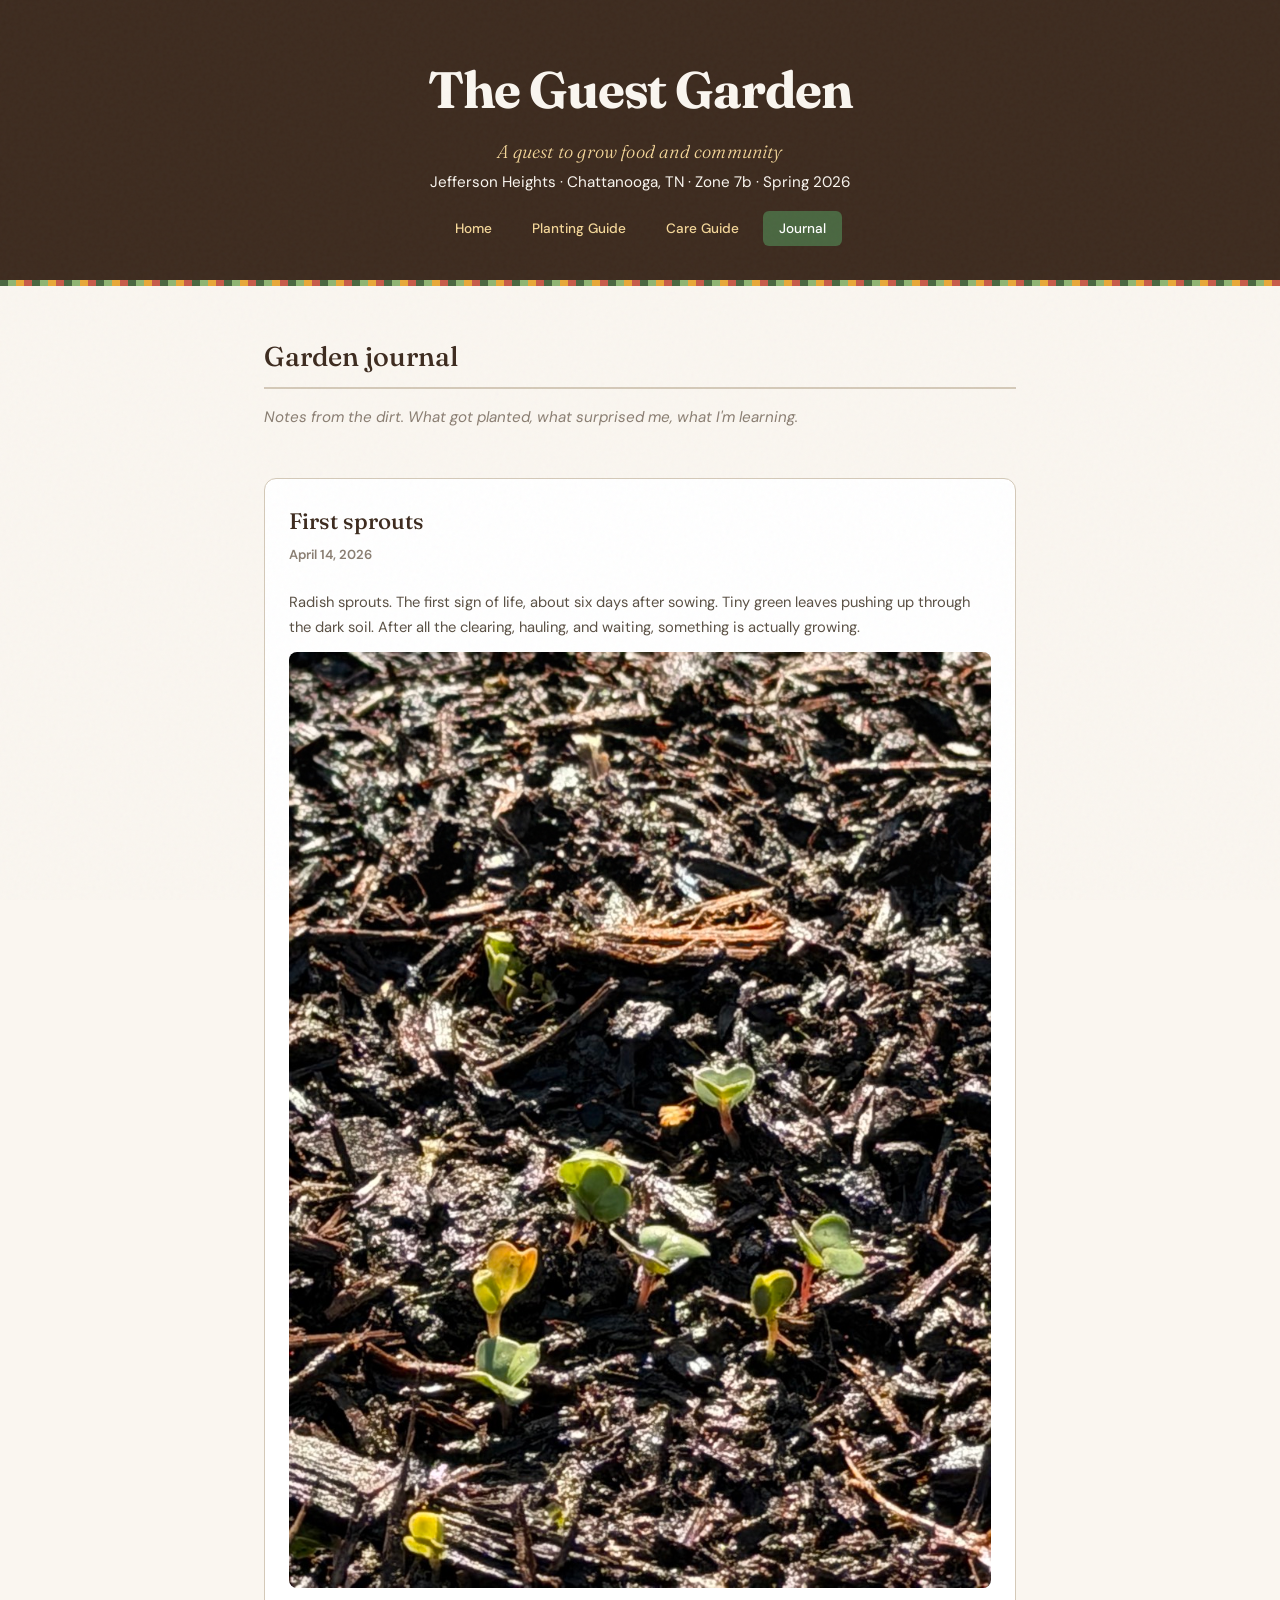
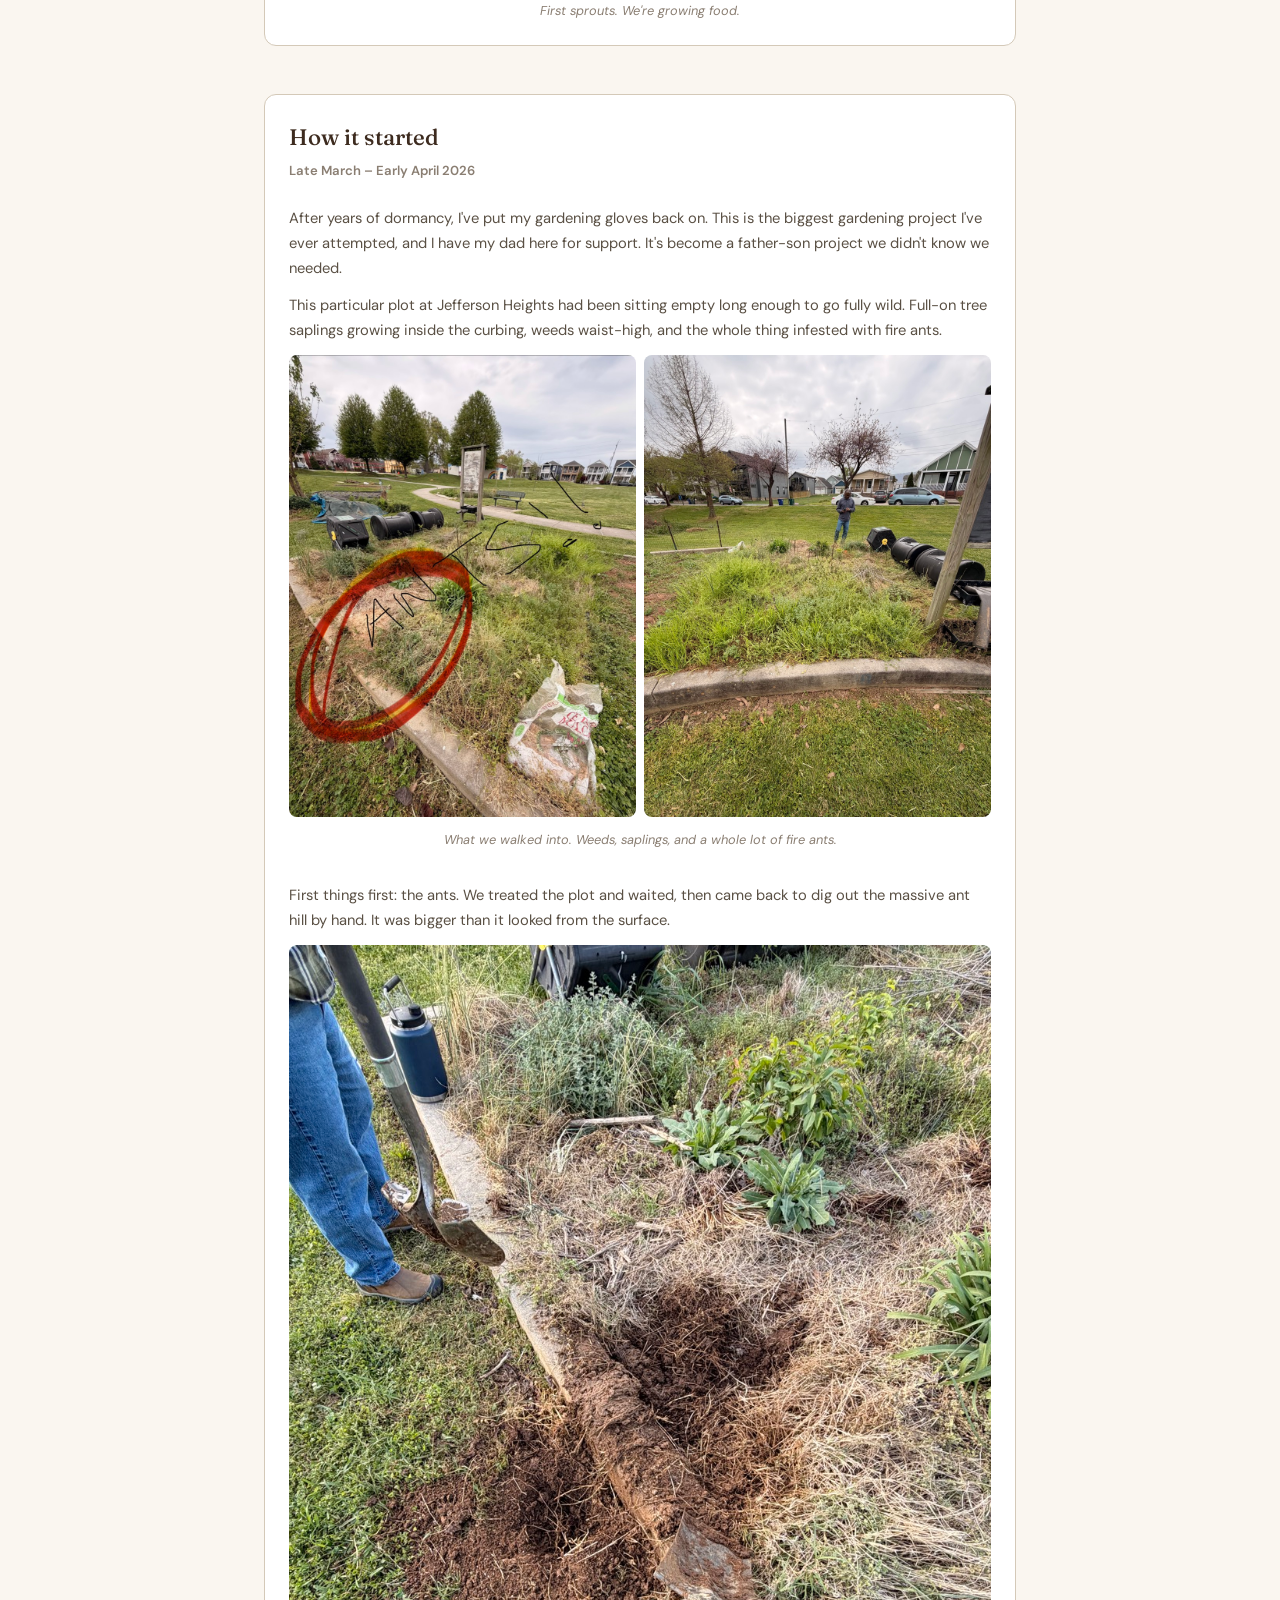
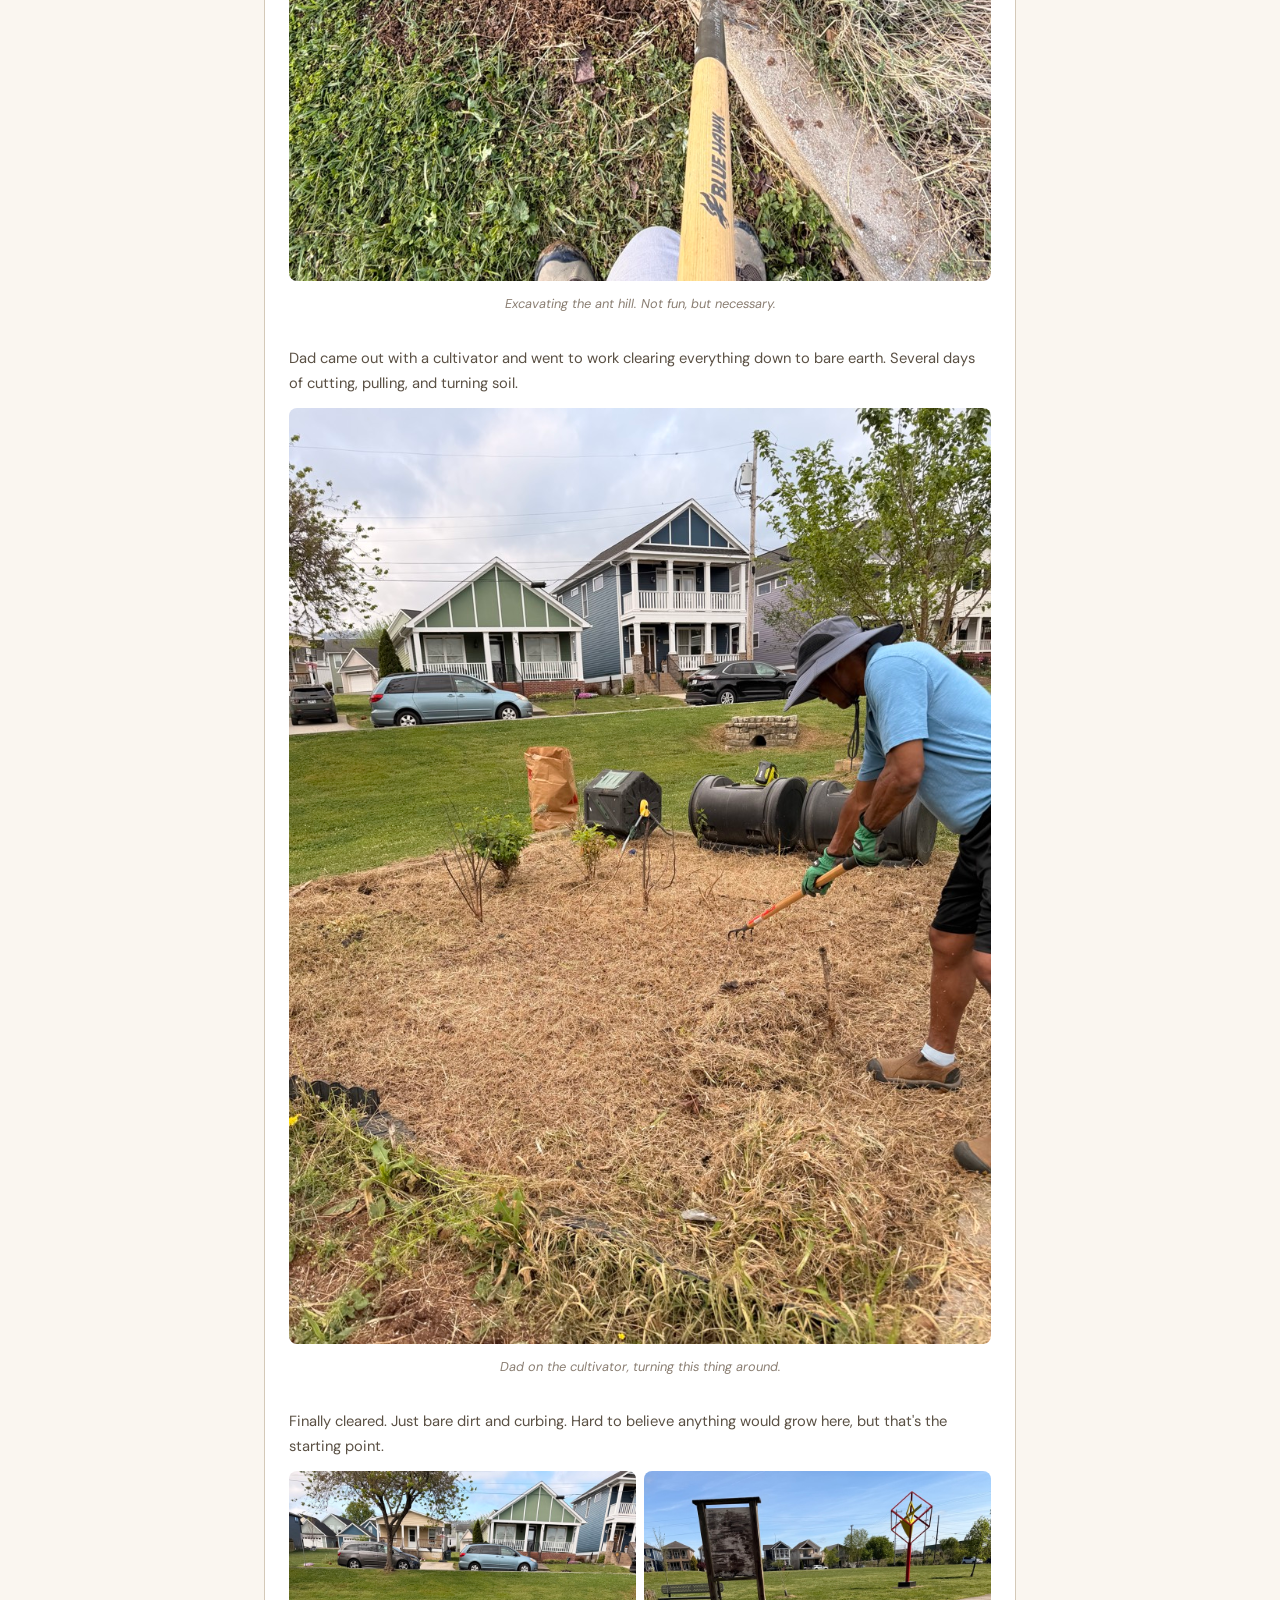
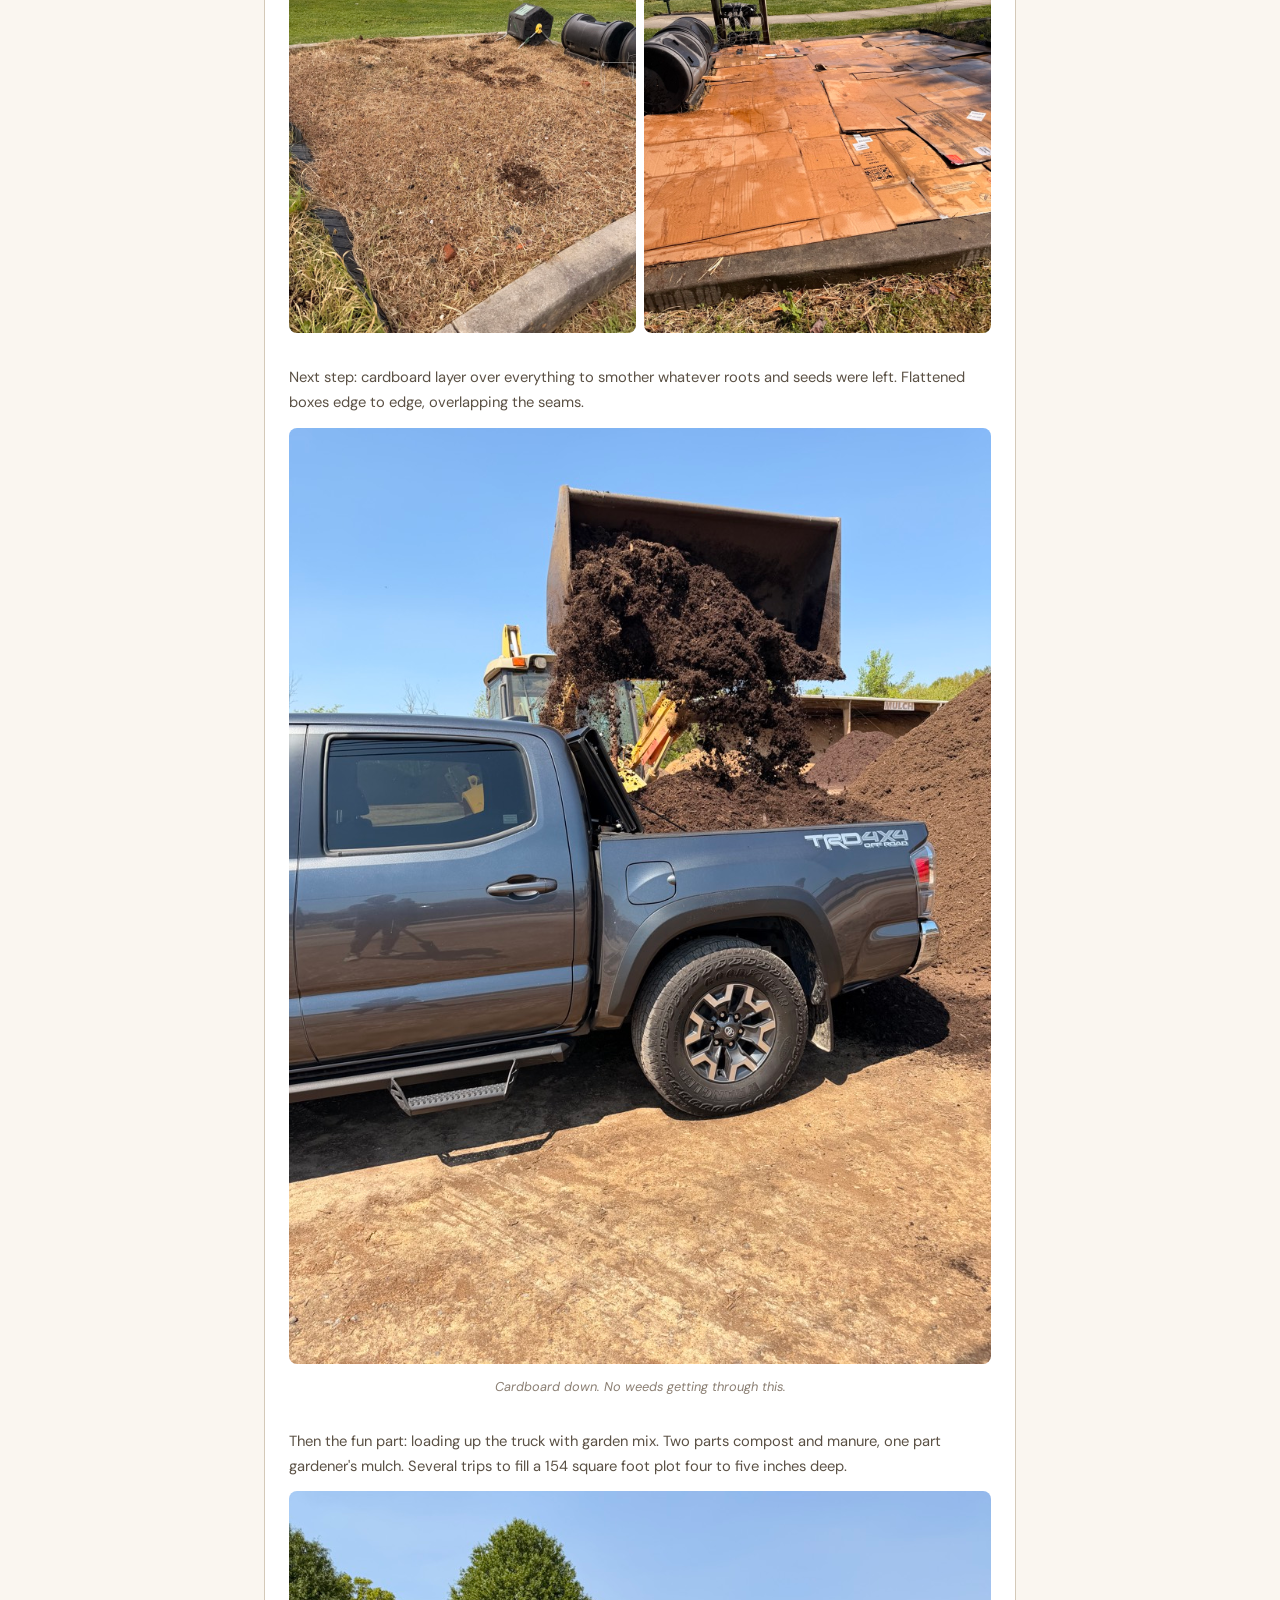
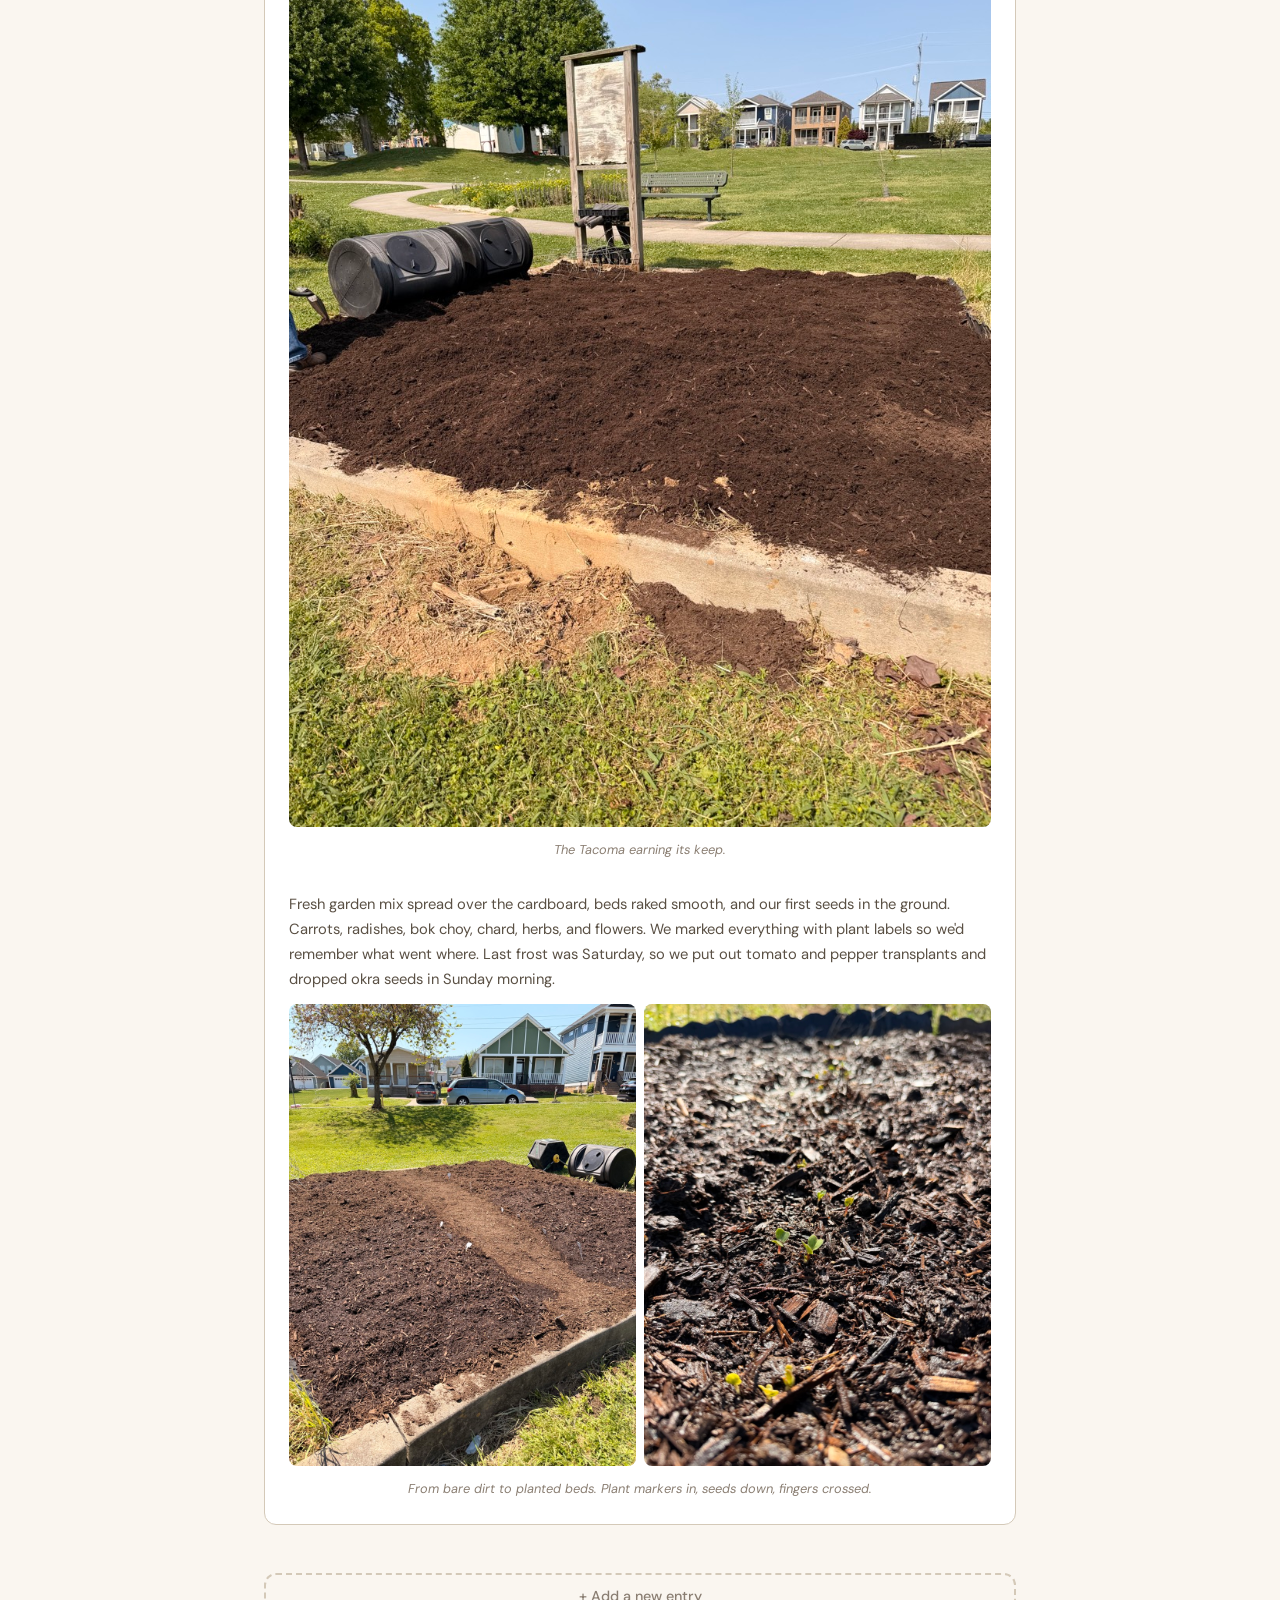
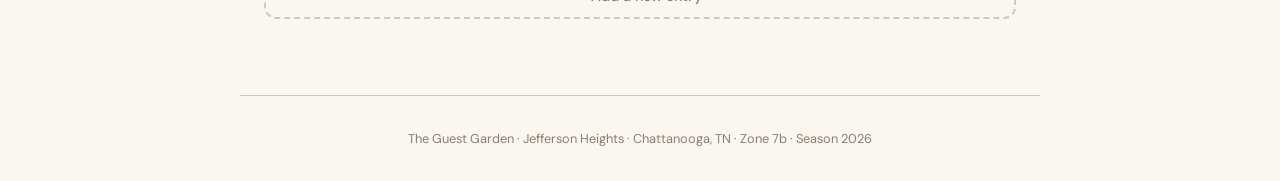
<file: journal.html>
<!DOCTYPE html>
<html lang="en">
<head>
<meta charset="UTF-8">
<meta name="viewport" content="width=device-width, initial-scale=1.0">
<title>Garden Journal — The Guest Garden</title>
<link href="https://fonts.googleapis.com/css2?family=Fraunces:ital,opsz,wght@0,9..144,300;0,9..144,500;0,9..144,700;1,9..144,400&family=DM+Sans:wght@400;500;600&display=swap" rel="stylesheet">
<link rel="stylesheet" href="styles.css">
</head>
<body>
<div class="grain"></div>
<header>
<h1>The Guest Garden</h1>
<p class="subtitle">A quest to grow food and community</p>
<p>Jefferson Heights &middot; Chattanooga, TN &middot; Zone 7b &middot; Spring 2026</p>
<nav>
<a href="index.html">Home</a>
<a href="garden.html">Planting Guide</a>
<a href="care.html">Care Guide</a>
<a href="journal.html" class="active">Journal</a>
</nav>
</header>
<main>

<section>
<h2>Garden journal</h2>
<p class="journal-intro">Notes from the dirt. What got planted, what surprised me, what I'm learning.</p>
</section>

<!-- ===== APRIL 14 ENTRY ===== -->
<section>
<div class="photo-story">
<div class="story-title">First sprouts</div>
<div class="story-date">April 14, 2026</div>

<div class="story-chapter">
<p>Radish sprouts. The first sign of life, about six days after sowing. Tiny green leaves pushing up through the dark soil. After all the clearing, hauling, and waiting, something is actually growing.</p>
<div class="story-photos single">
<img src="photos/web/IMG_2256.jpeg" alt="Radish sprouts emerging from the soil" loading="lazy">
</div>
<div class="story-caption">First sprouts. We're growing food.</div>
</div>

</div>
</section>

<!-- ===== ORIGIN STORY ===== -->
<section>
<div class="photo-story">
<div class="story-title">How it started</div>
<div class="story-date">Late March &ndash; Early April 2026</div>

<div class="story-chapter">
<p>After years of dormancy, I've put my gardening gloves back on. This is the biggest gardening project I've ever attempted, and I have my dad here for support. It's become a father-son project we didn't know we needed.</p>
<p>This particular plot at Jefferson Heights had been sitting empty long enough to go fully wild. Full-on tree saplings growing inside the curbing, weeds waist-high, and the whole thing infested with fire ants.</p>
<div class="story-photos pair">
<img src="photos/web/IMG_2023.jpeg" alt="The overgrown plot, full of weeds and saplings" loading="lazy">
<img src="photos/web/IMG_2024.jpeg" alt="Another view of the overgrown plot" loading="lazy">
</div>
<div class="story-caption">What we walked into. Weeds, saplings, and a whole lot of fire ants.</div>
</div>

<div class="story-chapter">
<p>First things first: the ants. We treated the plot and waited, then came back to dig out the massive ant hill by hand. It was bigger than it looked from the surface.</p>
<div class="story-photos single">
<img src="photos/web/IMG_2056.jpeg" alt="Digging out the ant hill" loading="lazy">
</div>
<div class="story-caption">Excavating the ant hill. Not fun, but necessary.</div>
</div>

<div class="story-chapter">
<p>Dad came out with a cultivator and went to work clearing everything down to bare earth. Several days of cutting, pulling, and turning soil.</p>
<div class="story-photos single">
<img src="photos/web/IMG_2130.jpeg" alt="Dad clearing the plot with a cultivator" loading="lazy">
</div>
<div class="story-caption">Dad on the cultivator, turning this thing around.</div>
</div>

<div class="story-chapter">
<p>Finally cleared. Just bare dirt and curbing. Hard to believe anything would grow here, but that's the starting point.</p>
<div class="story-photos pair">
<img src="photos/web/IMG_2148.jpeg" alt="The cleared plot, bare dirt" loading="lazy">
<img src="photos/web/IMG_2152.jpeg" alt="Another angle of the cleared plot" loading="lazy">
</div>
</div>

<div class="story-chapter">
<p>Next step: cardboard layer over everything to smother whatever roots and seeds were left. Flattened boxes edge to edge, overlapping the seams.</p>
<div class="story-photos single">
<img src="photos/web/IMG_2179.jpeg" alt="Cardboard layer covering the plot" loading="lazy">
</div>
<div class="story-caption">Cardboard down. No weeds getting through this.</div>
</div>

<div class="story-chapter">
<p>Then the fun part: loading up the truck with garden mix. Two parts compost and manure, one part gardener's mulch. Several trips to fill a 154 square foot plot four to five inches deep.</p>
<div class="story-photos single">
<img src="photos/web/IMG_2187.jpeg" alt="Loading compost into the truck bed" loading="lazy">
</div>
<div class="story-caption">The Tacoma earning its keep.</div>
</div>

<div class="story-chapter">
<p>Fresh garden mix spread over the cardboard, beds raked smooth, and our first seeds in the ground. Carrots, radishes, bok choy, chard, herbs, and flowers. We marked everything with plant labels so we'd remember what went where. Last frost was Saturday, so we put out tomato and pepper transplants and dropped okra seeds in Sunday morning.</p>
<div class="story-photos pair">
<img src="photos/web/IMG_2204.jpeg" alt="The plot filled with garden mix" loading="lazy">
<img src="photos/web/IMG_2253.jpeg" alt="Seeded beds with plant markers" loading="lazy">
</div>
<div class="story-caption">From bare dirt to planted beds. Plant markers in, seeds down, fingers crossed.</div>
</div>

</div>
</section>

<!-- Dynamic entries from localStorage appear here, newest first -->
<div id="journal-entries"></div>

<!-- Add entry form, collapsed by default -->
<section>
<button class="add-entry-toggle" onclick="toggleJournalForm()">+ Add a new entry</button>
<div id="journal-form" class="collapsed">
  <textarea id="journal-input" placeholder="What happened in the garden today?"></textarea>
  <label class="photo-label" for="journal-photo">Add a photo (optional)</label>
  <input type="file" id="journal-photo" accept="image/*">
  <button onclick="addEntry()">Add entry</button>
</div>
</section>

</main>
<footer>The Guest Garden &middot; Jefferson Heights &middot; Chattanooga, TN &middot; Zone 7b &middot; Season 2026</footer>

<script src="script.js"></script>
</body></html>
</file>
<file: styles.css>
:root{--soil:#3D2B1F;--loam:#5C4033;--leaf:#4A6741;--sprout:#8FB573;--sun:#E8A838;--sun-light:#F5D89A;--bloom:#C75B4A;--cream:#FAF6F0;--sand:#F0E8DA;--stone:#D4C9B8;--text:#2C2418;--text-mid:#5A5044;--text-light:#8A7E72;--zone-flower:#C75B4A;--zone-herb:#8A7E72;--zone-root:#7B6BA5;--zone-brassica:#3A7D6A;--zone-pepper:#C4841D;--zone-tall:#4A6741}*{margin:0;padding:0;box-sizing:border-box}body{font-family:'DM Sans',sans-serif;background:var(--cream);color:var(--text);line-height:1.65;font-size:16px}.grain{position:fixed;top:0;left:0;width:100%;height:100%;opacity:.03;pointer-events:none;background-image:url("data:image/svg+xml,%3Csvg viewBox='0 0 256 256' xmlns='http://www.w3.org/2000/svg'%3E%3Cfilter id='n'%3E%3CfeTurbulence type='fractalNoise' baseFrequency='0.9' numOctaves='4' stitchTiles='stitch'/%3E%3C/filter%3E%3Crect width='100%25' height='100%25' filter='url(%23n)'/%3E%3C/svg%3E");z-index:999}header{background:var(--soil);color:var(--cream);padding:3rem 2rem 2.5rem;text-align:center;position:relative;overflow:hidden}header::before{content:'';position:absolute;bottom:0;left:0;right:0;height:6px;background:repeating-linear-gradient(90deg,var(--leaf) 0,var(--leaf) 8px,var(--sprout) 8px,var(--sprout) 16px,var(--sun) 16px,var(--sun) 24px,var(--bloom) 24px,var(--bloom) 32px)}header h1{font-family:'Fraunces',serif;font-weight:700;font-size:clamp(2rem,5vw,3.2rem);letter-spacing:-.02em;margin-bottom:.3rem;font-optical-sizing:auto}header p{font-size:.95rem;color:var(--cream);opacity:1}header .subtitle{font-family:'Fraunces',serif;font-style:italic;font-weight:300;font-size:1.15rem;color:var(--sun-light);opacity:1;margin-bottom:.15rem;letter-spacing:.01em}
nav{margin-top:1rem;display:flex;justify-content:center;gap:.5rem}nav a{color:var(--sun-light);text-decoration:none;font-size:.85rem;font-weight:500;padding:.4rem 1rem;border-radius:6px;transition:background .2s}nav a:hover{background:rgba(255,255,255,.1)}nav a.active{background:var(--leaf);color:#fff}
main{max-width:800px;margin:0 auto;padding:0 1.5rem 4rem}section{margin-top:3rem}h2{font-family:'Fraunces',serif;font-weight:500;font-size:1.7rem;color:var(--soil);margin-bottom:1rem;padding-bottom:.5rem;border-bottom:2px solid var(--stone)}h3{font-family:'Fraunces',serif;font-weight:500;font-size:1.15rem;color:var(--loam);margin:1.5rem 0 .5rem}p{margin-bottom:1rem;color:var(--text-mid)}.callout{background:var(--sand);border-left:4px solid var(--sun);padding:1rem 1.25rem;margin:1.5rem 0;border-radius:0 8px 8px 0;font-size:.95rem}.callout strong{color:var(--soil)}.warning{background:#FDF2F0;border-left-color:var(--bloom)}
.plant-grid{display:grid;grid-template-columns:1fr;gap:1rem;margin:1rem 0}@media(min-width:600px){.plant-grid{grid-template-columns:1fr 1fr}.plant-card.full-width{grid-column:1/-1}}.plant-card{background:#fff;border-radius:12px;padding:1.25rem;border:1px solid var(--stone);position:relative;overflow:hidden}.plant-card::before{content:'';position:absolute;top:0;left:0;right:0;height:4px}.plant-card[data-zone="flower"]::before{background:var(--zone-flower)}.plant-card[data-zone="herb"]::before{background:var(--zone-herb)}.plant-card[data-zone="root"]::before{background:var(--zone-root)}.plant-card[data-zone="brassica"]::before{background:var(--zone-brassica)}.plant-card[data-zone="pepper"]::before{background:var(--zone-pepper)}.plant-card[data-zone="tall"]::before{background:var(--zone-tall)}.plant-card h4{font-family:'Fraunces',serif;font-weight:500;font-size:1.1rem;color:var(--soil);margin-bottom:.75rem}.plant-meta{display:grid;grid-template-columns:auto 1fr;gap:.25rem .75rem;font-size:.85rem;margin-bottom:.75rem}.plant-meta dt{color:var(--text-light);font-weight:500}.plant-meta dd{color:var(--text-mid)}.plant-card p{font-size:.88rem;line-height:1.55;margin-bottom:0}
.shop-section{background:#fff;border-radius:12px;padding:1.25rem 1.5rem;border:1px solid var(--stone);margin:1rem 0}.shop-section h4{font-family:'Fraunces',serif;font-weight:500;font-size:1rem;color:var(--soil);margin-bottom:.75rem;padding-bottom:.4rem;border-bottom:1px solid var(--stone)}.shop-item{display:flex;justify-content:space-between;align-items:center;padding:.4rem 0;font-size:.9rem;color:var(--text-mid)}.shop-item input[type="checkbox"]{margin-right:.5rem;accent-color:var(--leaf);width:16px;height:16px}
.timeline{position:relative;padding-left:2rem;margin:1.5rem 0}.timeline::before{content:'';position:absolute;left:7px;top:8px;bottom:8px;width:2px;background:var(--stone)}.timeline-item{position:relative;margin-bottom:1.25rem}.timeline-item::before{content:'';position:absolute;left:-2rem;top:6px;width:12px;height:12px;border-radius:50%;border:2px solid var(--leaf);background:var(--cream)}.timeline-item.now::before{background:var(--leaf)}.timeline-date{font-weight:600;font-size:.85rem;color:var(--soil);margin-bottom:.2rem}.timeline-desc{font-size:.88rem;color:var(--text-mid)}.timeline-summary{font-size:.82rem;color:var(--leaf);margin-top:.35rem;font-style:italic}.timeline-summary a{color:var(--leaf);font-style:normal;font-weight:500}.timeline-item .timeline-desc a{color:var(--leaf);font-weight:500;font-size:.82rem}
.pest-card{background:#fff;border-radius:12px;padding:1rem 1.25rem;border:1px solid var(--stone);margin:.75rem 0}.pest-card h4{font-size:.95rem;font-weight:600;color:var(--soil);margin-bottom:.3rem}.pest-card .target{font-size:.8rem;color:var(--text-light);margin-bottom:.5rem}.pest-card p{font-size:.88rem;margin-bottom:0}
.fert-row{display:grid;grid-template-columns:120px 1fr;gap:1rem;padding:.75rem 0;border-bottom:1px solid var(--stone);font-size:.9rem}.fert-row:last-child{border-bottom:none}.fert-when{font-weight:600;color:var(--soil);font-size:.85rem}.fert-what{color:var(--text-mid)}
.layout-diagram{background:#fff;border-radius:12px;border:1px solid var(--stone);padding:1.5rem;margin:1.5rem 0;overflow-x:auto}
.personal-note{background:var(--sand);border-radius:12px;padding:1.25rem 1.5rem;margin:1.5rem 0;font-size:.95rem;color:var(--text-mid);text-align:center;font-style:italic;line-height:1.7}.personal-note a{color:var(--leaf);font-style:normal;font-weight:500;text-decoration:none}.personal-note a:hover{text-decoration:underline}
.harvest-card{background:#fff;border-radius:12px;padding:1rem 1.25rem;border:1px solid var(--stone);margin:.75rem 0}.harvest-card h4{font-size:.95rem;font-weight:600;color:var(--soil);margin-bottom:.25rem}.harvest-card .ready{font-size:.8rem;color:var(--leaf);font-weight:500;margin-bottom:.4rem}.harvest-card p{font-size:.88rem;margin-bottom:0}
.journal-entry{background:#fff;border-radius:12px;padding:1rem 1.25rem;border:1px solid var(--stone);margin:.75rem 0;position:relative}.journal-entry .je-date{font-size:.8rem;font-weight:600;color:var(--soil)}.journal-entry .je-text{font-size:.88rem;color:var(--text-mid);margin-top:.25rem;white-space:pre-wrap}.journal-entry .je-delete{position:absolute;top:.75rem;right:1rem;background:none;border:none;color:var(--text-light);cursor:pointer;font-size:1rem;padding:4px 8px;border-radius:4px}.journal-entry .je-delete:hover{background:var(--sand);color:var(--bloom)}
.journal-intro{font-style:italic;color:var(--text-light);font-size:.95rem}
.add-entry-toggle{background:none;border:2px dashed var(--stone);border-radius:12px;padding:.75rem 1.5rem;font-family:'DM Sans',sans-serif;font-size:.9rem;font-weight:500;color:var(--text-light);cursor:pointer;width:100%;text-align:center;margin-bottom:.75rem;transition:all .2s}.add-entry-toggle:hover{border-color:var(--leaf);color:var(--leaf)}
#journal-form.collapsed{display:none}
#journal-form{background:#fff;border-radius:12px;padding:1.25rem;border:1px solid var(--stone);margin:0 0 1rem 0}#journal-form textarea{width:100%;min-height:80px;border:1px solid var(--stone);border-radius:8px;padding:.75rem;font-family:'DM Sans',sans-serif;font-size:.9rem;color:var(--text);background:var(--cream);resize:vertical;margin-bottom:.75rem}#journal-form textarea:focus{outline:2px solid var(--leaf);border-color:var(--leaf)}#journal-form button{background:var(--leaf);color:#fff;border:none;padding:.6rem 1.5rem;border-radius:8px;font-family:'DM Sans',sans-serif;font-size:.85rem;font-weight:500;cursor:pointer}#journal-form button:hover{background:var(--soil)}
.je-photo{max-width:100%;border-radius:8px;margin-top:.75rem}
.photo-label{display:block;font-size:.85rem;color:var(--text-light);margin-bottom:.35rem}#journal-photo{margin-bottom:.75rem;font-size:.85rem;color:var(--text-mid)}
.tracker-form{background:#fff;border-radius:12px;padding:1.25rem;border:1px solid var(--stone);margin:1rem 0;display:flex;flex-wrap:wrap;gap:.5rem}.tracker-form input[type="text"],.tracker-form input[type="date"]{flex:1 1 45%;min-width:140px;border:1px solid var(--stone);border-radius:8px;padding:.5rem .75rem;font-family:'DM Sans',sans-serif;font-size:.88rem;color:var(--text);background:var(--cream)}.tracker-form input:focus{outline:2px solid var(--leaf);border-color:var(--leaf)}.tracker-form button{background:var(--leaf);color:#fff;border:none;padding:.5rem 1.25rem;border-radius:8px;font-family:'DM Sans',sans-serif;font-size:.85rem;font-weight:500;cursor:pointer}.tracker-form button:hover{background:var(--soil)}
.tracker-item{background:#fff;border-radius:12px;padding:1rem 1.25rem;border:1px solid var(--stone);margin:.75rem 0;position:relative}.tracker-item h4{font-size:.95rem;font-weight:600;color:var(--soil);margin-bottom:.25rem}.tracker-item .ti-meta{font-size:.82rem;color:var(--text-light);margin-bottom:.3rem}.tracker-item p{font-size:.88rem;color:var(--text-mid);margin-bottom:0}.tracker-item .ti-delete{position:absolute;top:.75rem;right:1rem;background:none;border:none;color:var(--text-light);cursor:pointer;font-size:1rem;padding:4px 8px;border-radius:4px}.tracker-item .ti-delete:hover{background:var(--sand);color:var(--bloom)}
.photo-story{background:#fff;border-radius:12px;border:1px solid var(--stone);padding:1.5rem;margin:1.5rem 0}
.photo-story .story-title{font-family:'Fraunces',serif;font-weight:500;font-size:1.4rem;color:var(--soil);margin-bottom:.25rem}
.photo-story .story-date{font-size:.82rem;font-weight:600;color:var(--text-light);margin-bottom:1.5rem}
.story-chapter{margin-bottom:2rem}.story-chapter:last-child{margin-bottom:0}
.story-chapter p{font-size:.92rem;color:var(--text-mid);line-height:1.7;margin-bottom:.75rem}
.story-photos{display:grid;gap:.5rem;margin:.75rem 0}
.story-photos.pair{grid-template-columns:1fr 1fr}
.story-photos.single{grid-template-columns:1fr}
.story-photos img{width:100%;border-radius:8px;display:block}
.story-caption{font-size:.8rem;color:var(--text-light);text-align:center;margin-top:.35rem;font-style:italic}
@media(max-width:500px){.story-photos.pair{grid-template-columns:1fr}}
.empty-state{color:var(--text-light);font-style:italic}.empty-state a{color:var(--leaf)}
footer{text-align:center;padding:2rem;color:var(--text-light);font-size:.8rem;border-top:1px solid var(--stone);max-width:800px;margin:0 auto}
@media print{header{background:#fff;color:#000}.grain{display:none}nav{display:none}body{font-size:11pt}#journal-form{display:none}}
</file>
